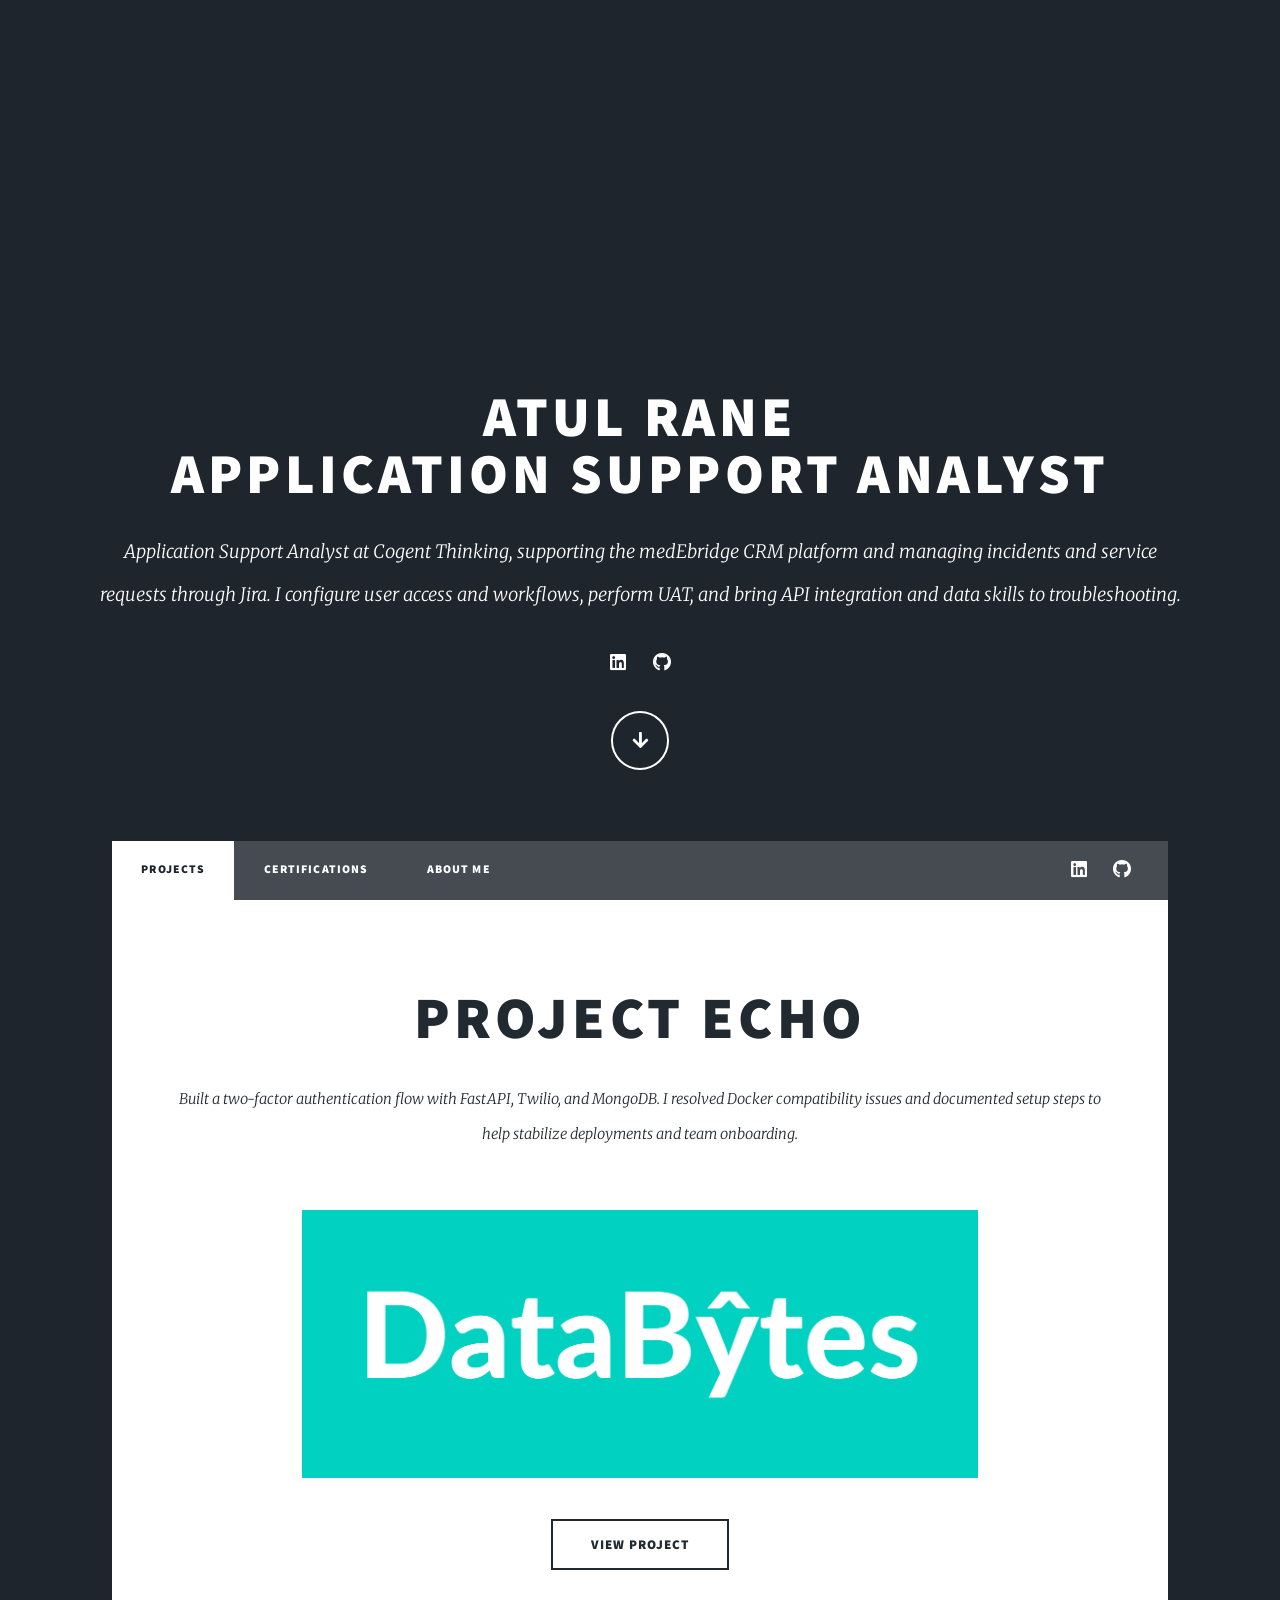
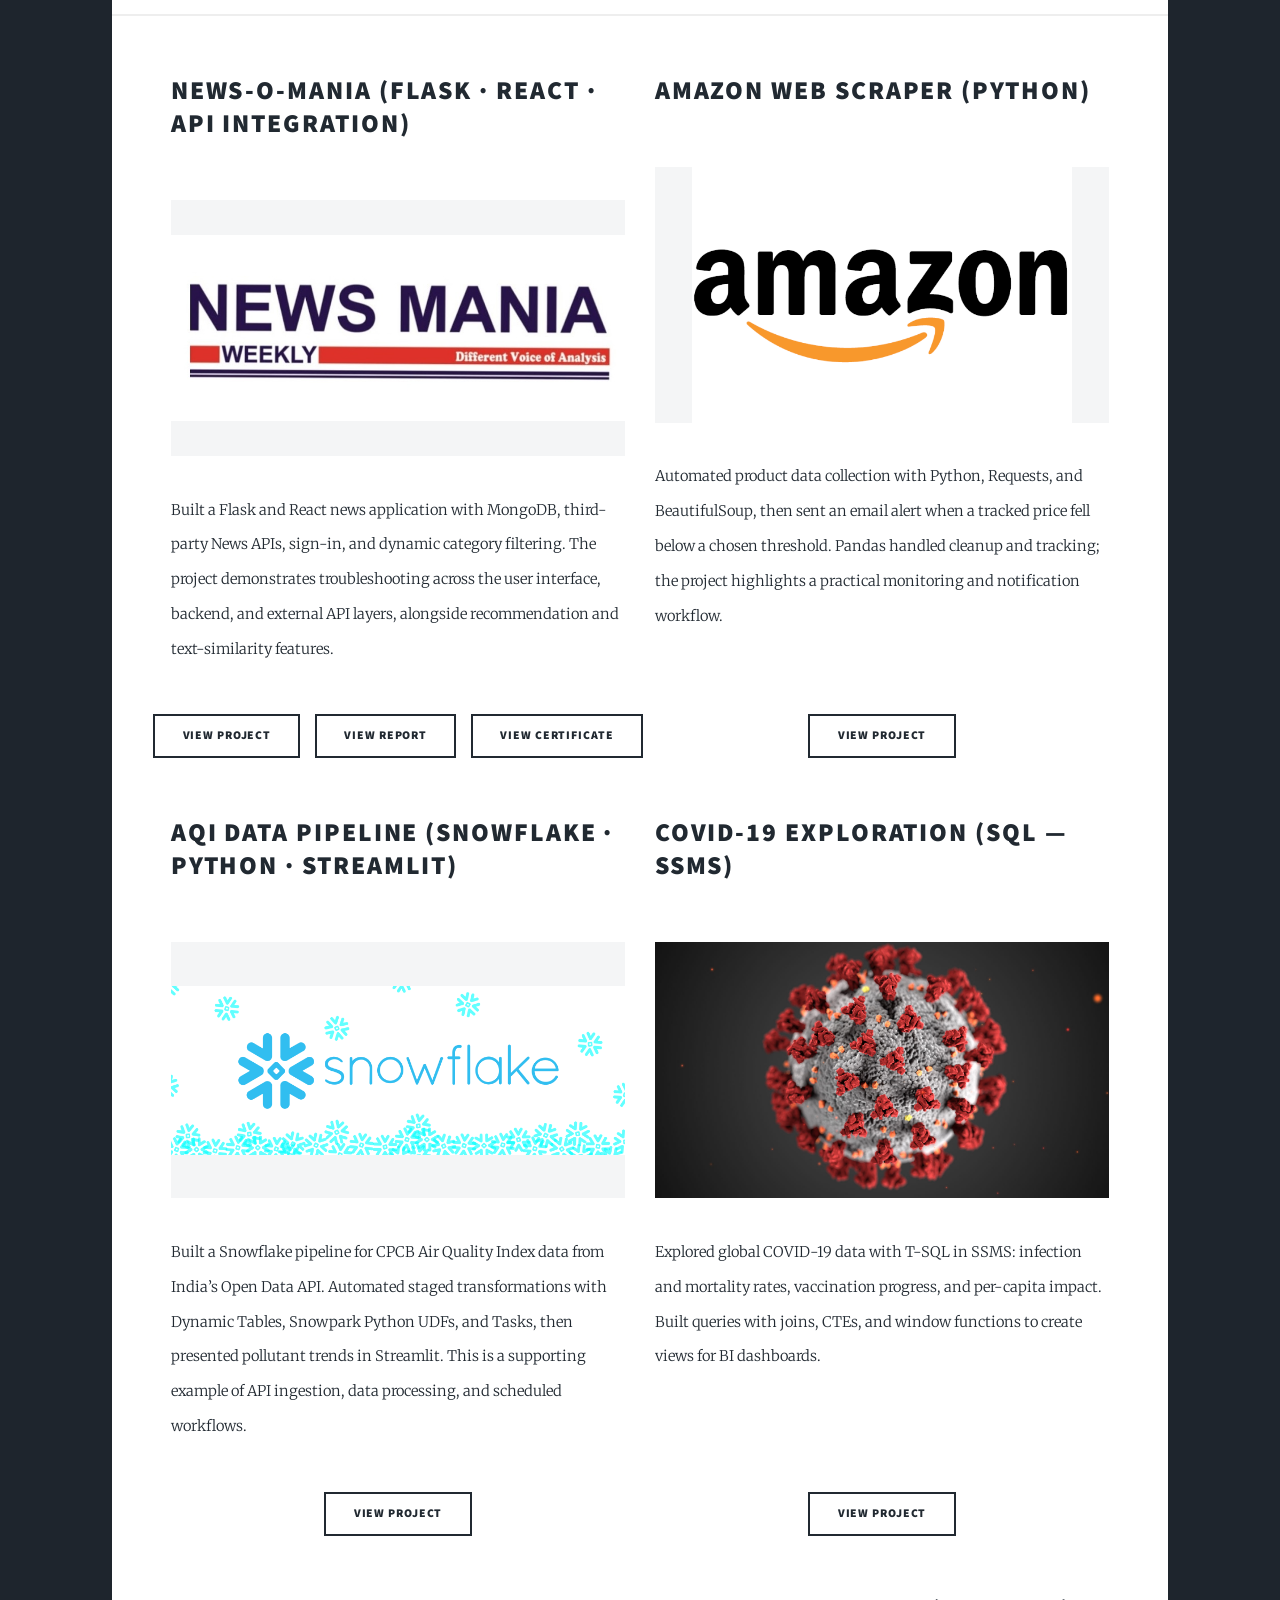
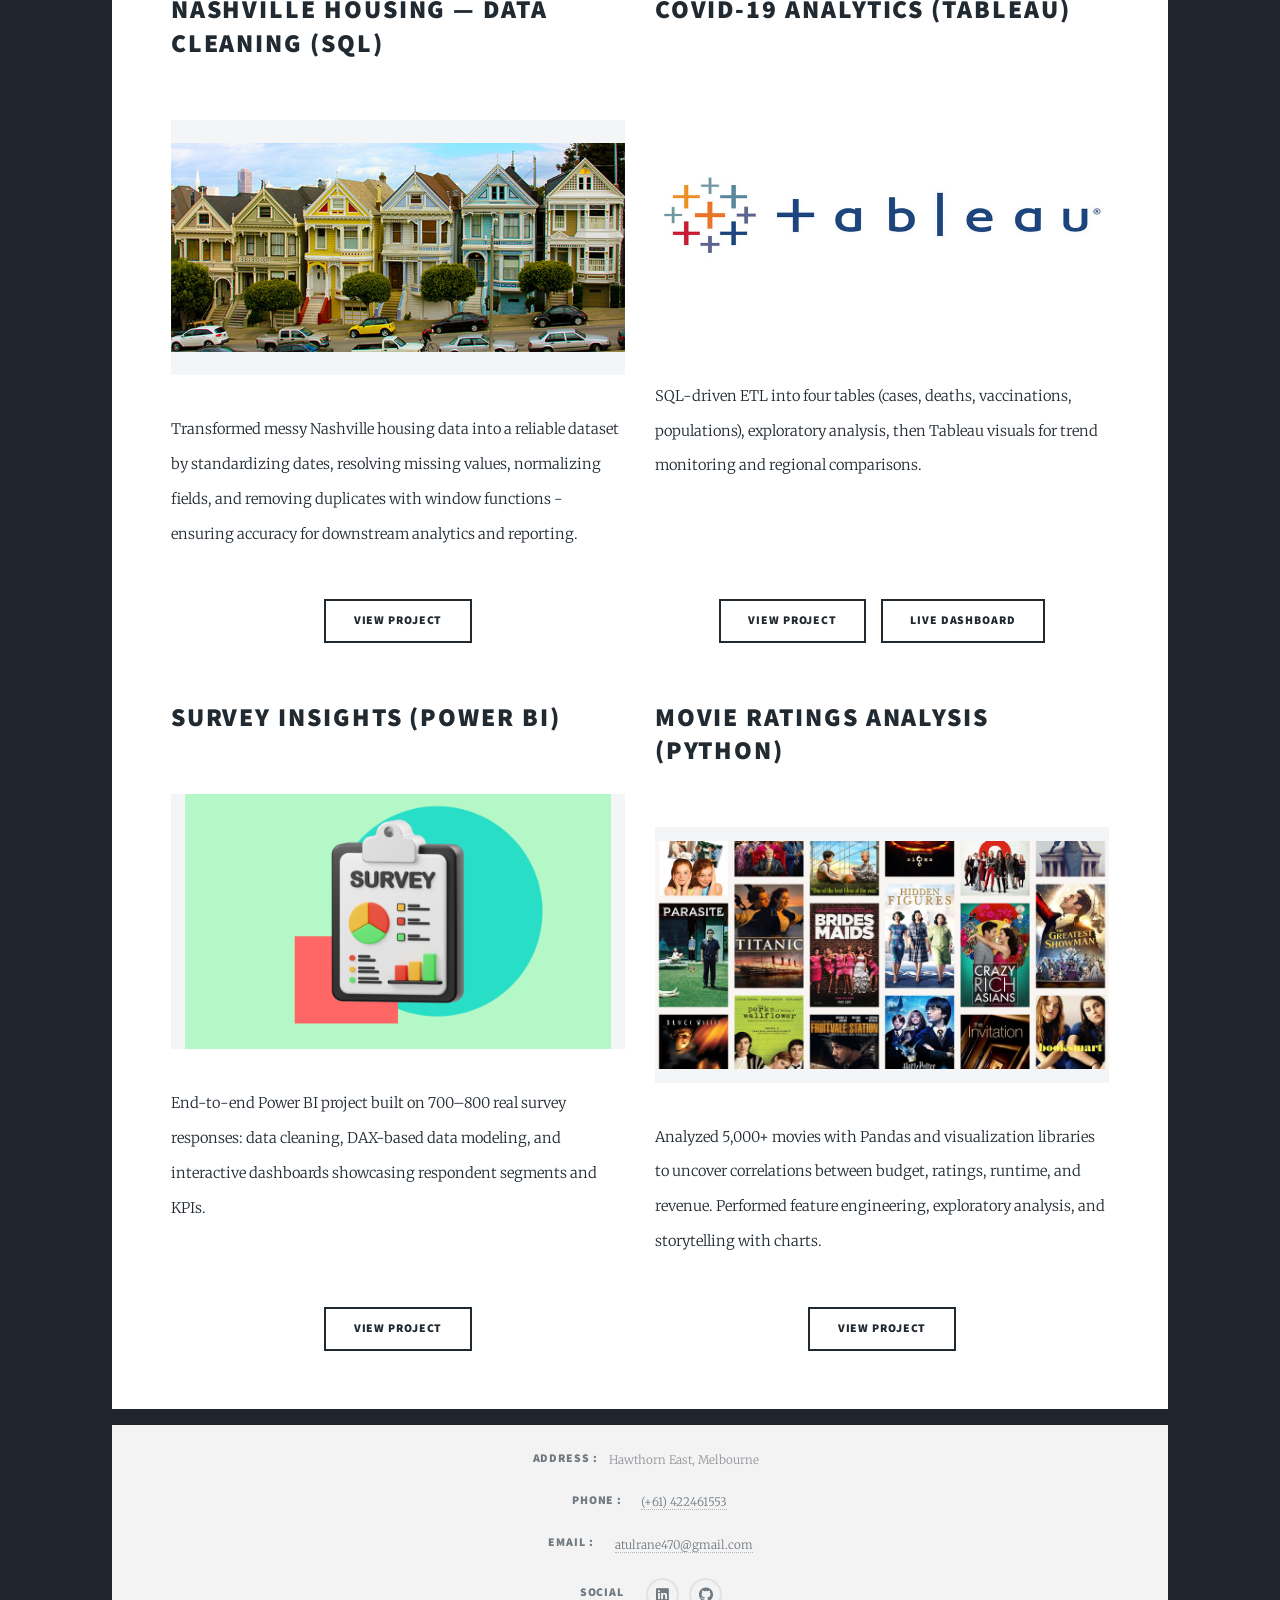
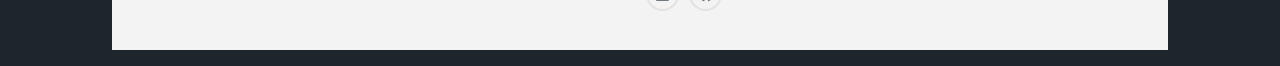
<file: index.html>
<!DOCTYPE HTML>
<!--
	Massively by HTML5 UP
	html5up.net | @ajlkn
	Free for personal and commercial use under the CCA 3.0 license (html5up.net/license)
-->
<html>

<head>
	<title>Atul Rane</title>
	<meta charset="utf-8" />
	<meta name="viewport" content="width=device-width, initial-scale=1, user-scalable=no" />
	<link rel="stylesheet" href="assets/css/main.css" />
	<noscript>
		<link rel="stylesheet" href="assets/css/noscript.css" />
	</noscript>
	<style>
		/* --- kill the divider line above the footer --- */
		#footer .split:before,
		#footer .split>section:before {
			display: none !important;
			content: none !important;
			border: 0 !important;
		}

		/* --- footer grey stays inside the white column (no side spill) --- */
		#footer {
			background: transparent;
			padding: 0;
			border: 0;
		}

		#footer .split.contact {
			background: #f3f3f3;
			max-width: 72rem;
			/* same width as page content */
			width: calc(100% - 4rem);
			/* side gutters */
			margin: 0 auto;
			padding: 1.25rem 1.25rem 2rem;
			/* top / sides / bottom */
		}

		/* --- trim the big gap the theme adds under the last section --- */
		#main>.post:last-of-type {
			margin-bottom: 0;
			padding-bottom: 1rem;
		}

		#main>.post:last-of-type:after {
			display: none !important;
		}

		/* --- JOB SIMULATIONS spacing (only affects pages that have it) --- */
		#simulations.post {
			margin-top: 2.75rem;
			/* more space before "JOB SIMULATIONS" */
			padding-top: .25rem;
			margin-bottom: .75rem;
			/* less space after it */
		}

		#simulations.post:after {
			display: none !important;
		}

	</style>
</head>

<body class="is-preload">

	<!-- Wrapper -->
	<div id="wrapper" class="fade-in">

		<!-- Intro -->
		<div id="intro">
			<h1>Atul Rane<br />Application Support Analyst</h1>
			<p>Application Support Analyst at Cogent Thinking, supporting the medEbridge CRM platform and managing
				incidents and service requests through Jira. I configure user access and workflows, perform UAT, and bring
				API integration and data skills to troubleshooting.</p>
				<!-- <a href="https://github.com/atulrane03" target="_blank">GitHub</a> ·
							<a href="https://www.linkedin.com/in/atulrane03/" target="_blank">LinkedIn</a> · -->
				<!-- <a href="assets/files/Atul_Rane_CV.pdf" target="_blank">Résumé (PDF)</a> -->
			<ul class="icons">
				<li><a href="https://www.linkedin.com/in/atulrane03/" class="icon brands fa-linkedin"><span
							class="label">LinkedIn</span></a></li>
				<!-- <li><a href="#" class="icon brands fa-facebook-f"><span class="label">Facebook</span></a></li>
							<li><a href="#" class="icon brands fa-instagram"><span class="label">Instagram</span></a></li> -->
				<li><a href="https://github.com/atulrane03" class="icon brands fa-github"><span
							class="label">GitHub</span></a></li>
			</ul>
			<ul class="actions">
				<li><a href="#projects" class="button icon solid solo fa-arrow-down scrolly">View Projects</a></li>
			</ul>
		</div>

		<!-- Header -->
		<header id="header">
			<a href="index.html" class="logo">ATUL RANE</a>
		</header>

		<!-- Nav -->
		<nav id="nav">
			<ul class="links">
				<li class="active"><a href="index.html">Projects</a></li>
				<li><a href="generic.html">Certifications</a></li>
				<li><a href="elements.html">About me</a></li>
			</ul>
			<ul class="icons">
				<li><a href="https://www.linkedin.com/in/atulrane03/" class="icon brands fa-linkedin"><span
							class="label">LinkedIn</span></a></li>
				<li><a href="https://github.com/atulrane03" class="icon brands fa-github"><span
							class="label">GitHub</span></a></li>
			</ul>
		</nav>

		<!-- Main -->
		<div id="main">

			<!-- Featured Post -->
			<article class="post featured" id="projects">
				<header class="major">
					<h2>
						<a href="https://github.com/DataBytes-Organisation/Project-Echo"
							target="_blank" rel="noopener">
							Project Echo
						</a>
					</h2>
					<p>Built a two-factor authentication flow with FastAPI, Twilio, and MongoDB. I resolved Docker compatibility
						issues and documented setup steps to help stabilize deployments and team onboarding.</p>
				</header>
				<a href="https://github.com/DataBytes-Organisation/Project-Echo"
					class="image main" target="_blank" rel="noopener">
					<img src="images/d.png" alt="DataBytes, the Project Echo team logo" />
				</a>
				<ul class="actions special">
					<li><a href="https://github.com/DataBytes-Organisation/Project-Echo" class="button large"
							target="_blank" rel="noopener">View Project</a></li>
				</ul>
			</article>

			<!-- Project Grid (pinned repos) -->
			<section class="projects" aria-label="Application support and technical projects">
				<!-- News-O-Mania -->
				<article class="">
					<header>
						<h2><a href="https://github.com/atulrane03/News-O-Mania" target="_blank" rel="noopener">
								News-O-Mania (Flask · React · API Integration)
							</a></h2>
					</header>
					<a href="https://github.com/atulrane03/News-O-Mania" class="image fit" target="_blank" rel="noopener">
						<img src="images/n.jpg" alt="News-O-Mania project logo" />
					</a>
					<p>
						Built a Flask and React news application with MongoDB, third-party News APIs, sign-in, and
						dynamic category filtering. The project demonstrates troubleshooting across the user interface,
						backend, and external API layers, alongside recommendation and text-similarity features.
					</p>
					<ul class="actions special">
						<li><a href="https://github.com/atulrane03/News-O-Mania" class="button" target="_blank">View
								Project</a></li>
						<li><a href="https://github.com/atulrane03/News-O-Mania/blob/main/work%20_Copyright%20News%20o%20Mania_2023%20.pdf"
								class="button" target="_blank">View Report</a></li>
						<li><a href="https://github.com/atulrane03/News-O-Mania/blob/main/News%20O%20Menia%20_Copyright%202023.pdf"
								class="button" target="_blank">View Certificate </a></li>
					</ul>
				</article>

				<!-- amzon web scraping -->
				<article>
					<header>
						<h2><a href="https://github.com/atulrane03/webscraping_amazon">Amazon Web Scraper (Python)</a>
						</h2>
					</header>
					<a href="https://github.com/atulrane03/webscraping_amazon" class="image fit" target="_blank" rel="noopener">
						<img src="images/amazon.png" alt="Amazon product price monitoring project image" />
					</a>
					<p>
						Automated product data collection with Python, Requests, and BeautifulSoup, then sent an email
						alert when a tracked price fell below a chosen threshold. Pandas handled cleanup and tracking;
						the project highlights a practical monitoring and notification workflow.
					</p>
					<ul class="actions special">
						<li><a href="https://github.com/atulrane03/webscraping_amazon" class="button"
								target="_blank">View Project</a></li>
					</ul>
				</article>

				<!-- AQI Snowflake -->
				<article>
					<header>
						<h2><a href="https://github.com/atulrane03/AQI_Snowflake" target="_blank" rel="noopener">
								AQI Data Pipeline (Snowflake · Python · Streamlit)
							</a></h2>
					</header>

					<a href="https://github.com/atulrane03/AQI_Snowflake" class="image fit" target="_blank" rel="noopener">
						<img src="images/sn.png" alt="Snowflake logo for the AQI data pipeline project" />
					</a>


					<p>
						Built a Snowflake pipeline for CPCB Air Quality Index data from India’s Open Data API.
						Automated staged transformations with Dynamic Tables, Snowpark Python UDFs, and Tasks, then
						presented pollutant trends in Streamlit. This is a supporting example of API ingestion,
						data processing, and scheduled workflows.
					</p>



					<ul class="actions special">
						<li><a href="https://github.com/atulrane03/AQI_Snowflake" class="button" target="_blank">
								View Project
							</a></li>
					</ul>
				</article>

				<!-- covid_exploration_ssms -->
				<article>
					<header>
						<h2><a href="https://github.com/atulrane03/covid_exploration_ssms" target="_blank"
								rel="noopener">COVID‑19 Exploration (SQL — SSMS)</a></h2>
					</header>
					<a href="images/covid.jpg" class="image fit"><img src="images/covid.jpg"
							alt="SQL exploration screenshot" /></a>
					<p>Explored global COVID-19 data with T-SQL in SSMS: infection and mortality rates, vaccination
						progress, and per-capita impact. Built queries with joins, CTEs, and window functions to create
						views for BI dashboards.</p>
					<ul class="actions special">
						<li><a href="https://github.com/atulrane03/covid_exploration_ssms" class="button"
								target="_blank" rel="noopener">View Project</a></li>
					</ul>
				</article>

				<!-- Nashville_Data_Cleaning -->
				<article class="">
					<header>
						<h2><a href="https://github.com/atulrane03/Nashville_Data_Cleaning" target="_blank"
								rel="noopener">Nashville Housing — Data Cleaning (SQL)</a></h2>
					</header>
					<a href="images/housing.jpg" class="image fit"><img src="images/housing.jpg"
							alt="SQL cleaning preview" /></a>
					<p>Transformed messy Nashville housing data into a reliable dataset by standardizing dates,
						resolving missing values, normalizing fields, and removing duplicates with window functions -
						ensuring accuracy for downstream analytics and reporting.</p>
					<ul class="actions special">
						<li><a href="https://github.com/atulrane03/Nashville_Data_Cleaning" class="button"
								target="_blank" rel="noopener">View Project</a></li>
					</ul>
				</article>

				<!-- Covid_19_tableau -->
				<article>
					<header>
						<h2><a href="https://public.tableau.com/app/profile/atul.rane/viz/Covid-19Visualisation_17590612813350/Dashboard1"
								target="_blank" rel="noopener">COVID‑19 Analytics (Tableau)</a></h2>
					</header>
					<a href="images/tableau.jpg" class="image fit"><img src="images/tableau.jpg"
							alt="COVID-19 Tableau dashboard preview" /></a>
					<p>SQL‑driven ETL into four tables (cases, deaths, vaccinations, populations), exploratory analysis,
						then Tableau visuals for trend monitoring and regional comparisons.</p>
					<ul class="actions special">
						<li><a href="https://github.com/atulrane03/Covid_19_tableau" class="button" target="_blank"
								rel="noopener">View Project</a></li>
						<li><a href="https://public.tableau.com/app/profile/atul.rane/viz/Covid-19Visualisation_17590612813350/Dashboard1"
								class="button" target="_blank" rel="noopener">Live Dashboard</a></li>
					</ul>
				</article>

				<!-- Real_Survey_data_Power_bi -->
				<article>
					<header>
						<h2><a href="https://github.com/atulrane03/Real_Survey_data_Power_bi" target="_blank"
								rel="noopener">Survey Insights (Power BI)</a></h2>
					</header>
					<a href="images/survey.png" class="image fit"><img src="images/survey.png"
							alt="Power BI survey dashboard preview" /></a>
					<p>End-to-end Power BI project built on 700–800 real survey responses: data cleaning, DAX-based data
						modeling, and interactive dashboards showcasing respondent segments and KPIs.</p>
					<ul class="actions special">
						<li><a href="https://github.com/atulrane03/Real_Survey_data_Power_bi" class="button"
								target="_blank" rel="noopener">View Project</a></li>
					</ul>
				</article>

				<!-- movie_analysis -->
				<article class="">
					<header>
						<h2><a href="https://github.com/atulrane03/movie_analysis" target="_blank" rel="noopener">Movie
								Ratings Analysis (Python)</a></h2>
					</header>
					<a href="images/movies.jpg" class="image fit"><img src="images/movies.jpg"
							alt="Notebook preview" /></a>
					<p>Analyzed 5,000+ movies with Pandas and visualization libraries to uncover correlations between
						budget, ratings, runtime, and revenue. Performed feature engineering, exploratory analysis, and
						storytelling with charts.</p>
					<ul class="actions special">
						<li><a href="https://github.com/atulrane03/movie_analysis" class="button" target="_blank"
								rel="noopener">View Project</a></li>
					</ul>
				</article>
			</section>

				<!-- About -->
				<!-- <section id="about" class="post">
				<header class="major">
					<h2>About</h2>
				</header>
				<p>Hi, I’m Atul — a data analyst based in Melbourne. I work across SQL, Python, Tableau, Power BI, and
					Excel to transform raw data into actionable insight. I enjoy building clean data models, running
					experiments, and telling clear stories with visuals.</p>
			</section> -->

				<!-- Footer -->
				<!-- <footer>
								<div class="pagination">
									
									<a href="#" class="page active">1</a>
									<a href="#" class="page">2</a>
									<a href="#" class="page">3</a>
									<span class="extra">&hellip;</span>
									<a href="#" class="page">8</a>
									<a href="#" class="page">9</a>
									<a href="#" class="page">10</a>
									<a href="#" class="next">Next</a>
								</div>
							</footer> -->

		</div>

		<!-- Footer -->

		<!-- <section>
							<form method="post" action="#">
								<div class="fields">
									<div class="field">
										<label for="name">Name</label>
										<input type="text" name="name" id="name" />
									</div>
									<div class="field">
										<label for="email">Email</label>
										<input type="text" name="email" id="email" />
									</div>
									<div class="field">
										<label for="message">Message</label>
										<textarea name="message" id="message" rows="3"></textarea>
									</div>
								</div>
								<ul class="actions">
									<li><input type="submit" value="Send Message" /></li>
								</ul>
							</form>
						</section> -->
		<footer id="footer">
			<section class="split contact">
				<section class="alt">
					<h3>Address :</h3>
					<p>Hawthorn East, Melbourne</p>
				</section>
				<section>
					<h3>Phone :</h3>
					<p><a href="tel:+61422461553">(+61) 422461553</a></p>
				</section>
				<section>
					<h3>Email :</h3>
					<p><a href="mailto:atulrane470@gmail.com">atulrane470@gmail.com</a></p>
				</section>
				<section>
					<h3>Social</h3>
					<ul class="icons alt">
						<li><a href="https://www.linkedin.com/in/atulrane03/" class="icon brands fa-linkedin"><span
									class="label">LinkedIn</span></a></li>
						<li><a href="https://github.com/atulrane03" class="icon brands fa-github"><span
									class="label">GitHub</span></a></li>
					</ul>
				</section>
			</section>
		</footer>

		<!-- Copyright -->
		<!-- <div id="copyright">
						<ul><li>&copy; Untitled</li><li>Design: <a href="https://html5up.net">HTML5 UP</a></li></ul>
					</div> -->

	</div>

	<!-- Scripts -->
	<script src="assets/js/jquery.min.js"></script>
	<script src="assets/js/jquery.scrollex.min.js"></script>
	<script src="assets/js/jquery.scrolly.min.js"></script>
	<script src="assets/js/browser.min.js"></script>
	<script src="assets/js/breakpoints.min.js"></script>
	<script src="assets/js/util.js"></script>
	<script src="assets/js/main.js"></script>

</body>

</html>
</file>
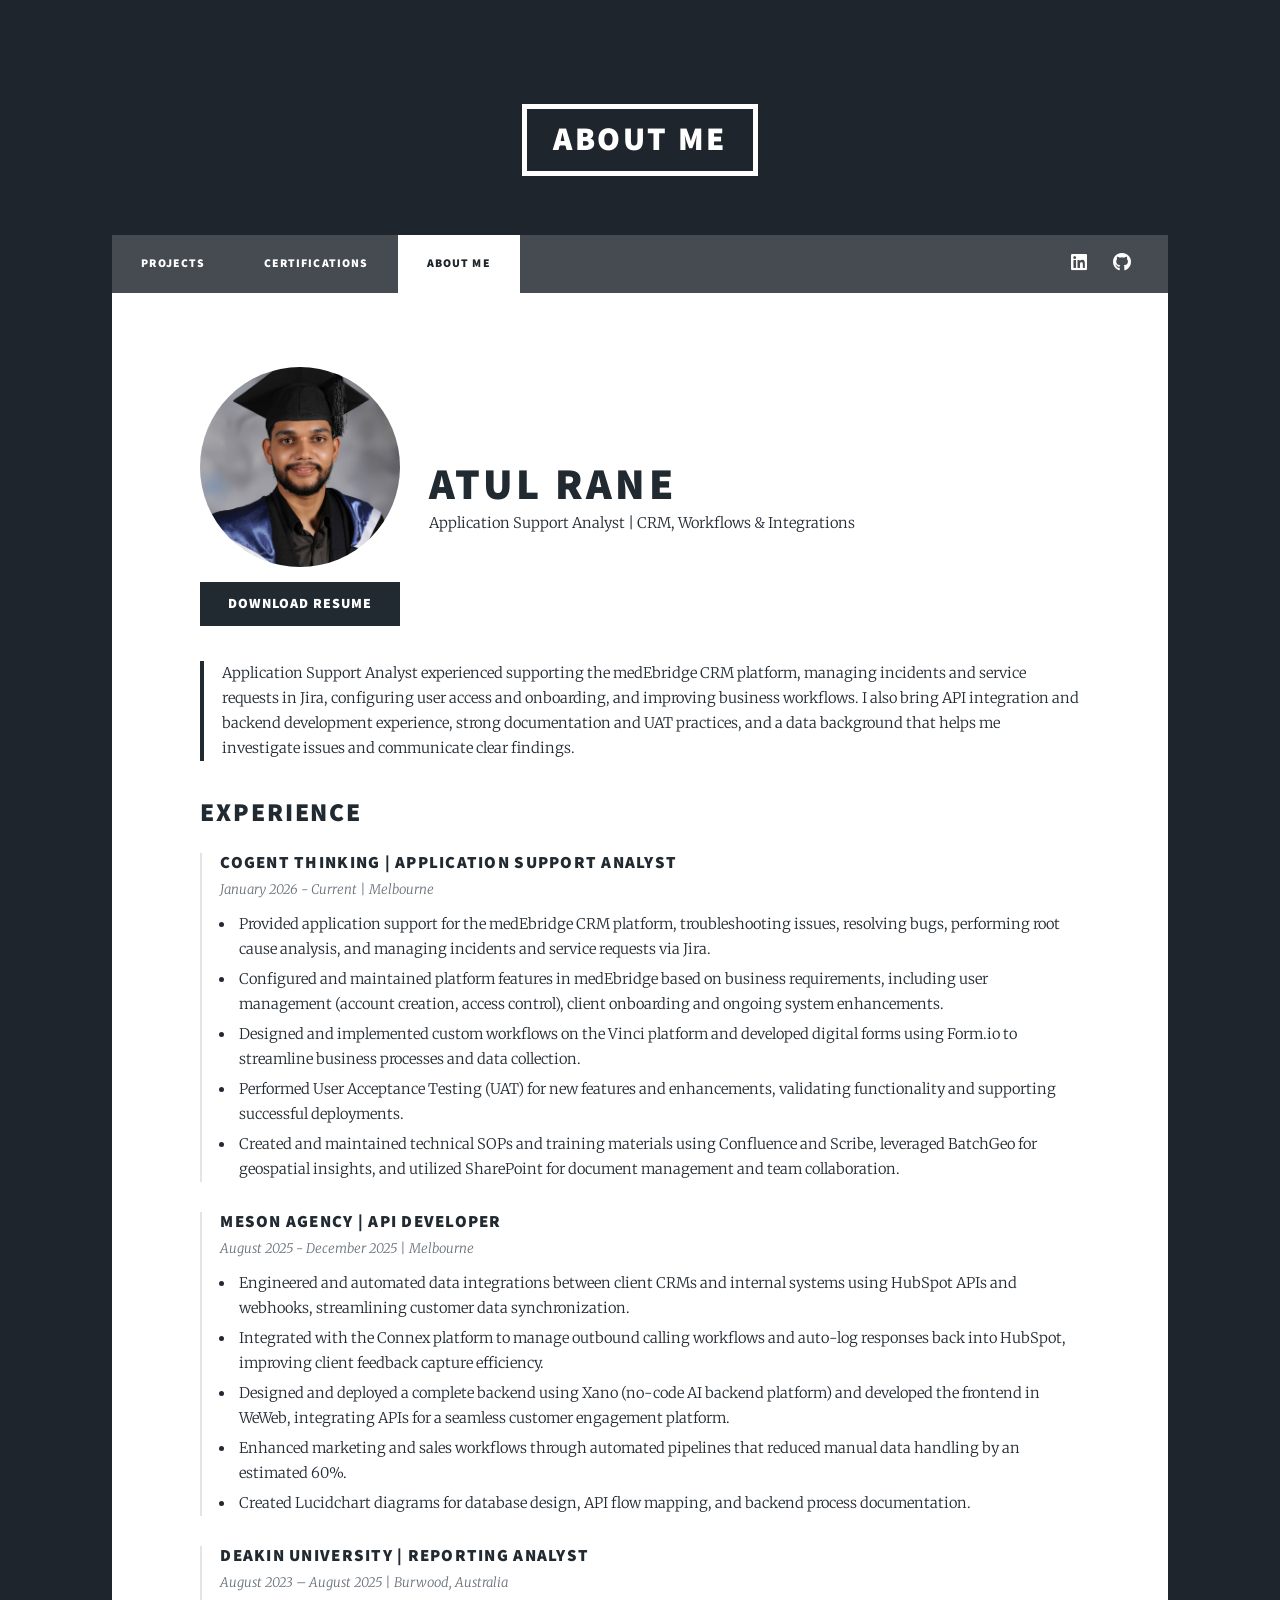
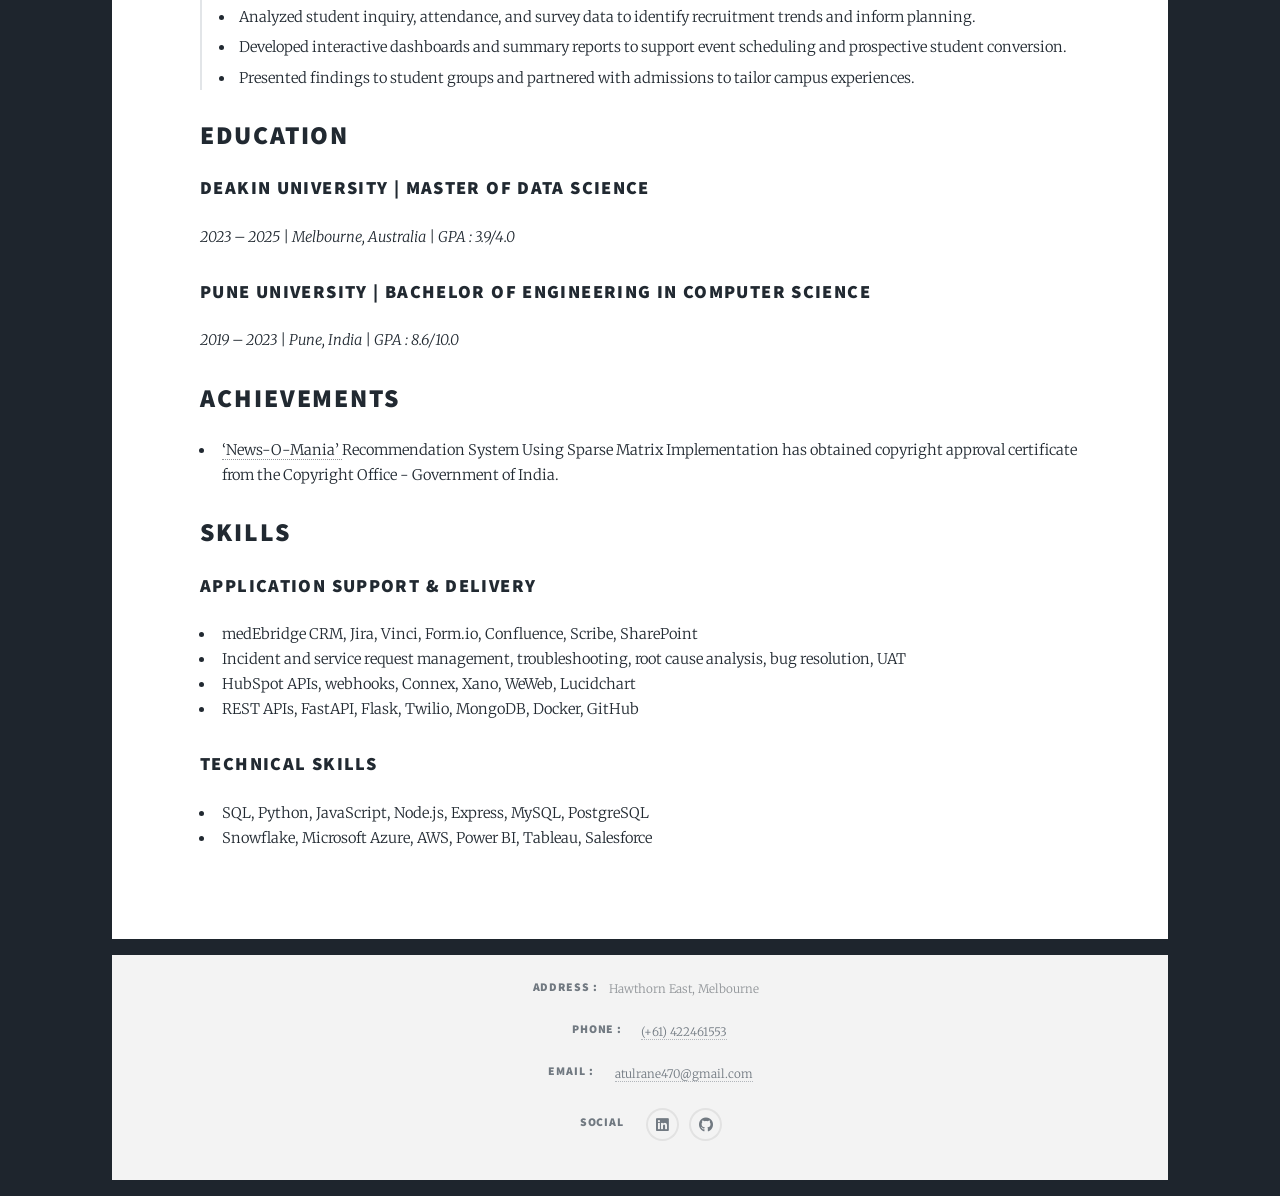
<file: elements.html>
<!DOCTYPE HTML>
<!--
	Massively by HTML5 UP
	html5up.net | @ajlkn
	Free for personal and commercial use under the CCA 3.0 license (html5up.net/license)
-->
<html>

<head>
	<title>Atul Rane</title>
	<meta charset="utf-8" />
	<meta name="viewport" content="width=device-width, initial-scale=1, user-scalable=no" />
	<link rel="stylesheet" href="assets/css/main.css" />
	<noscript>
		<link rel="stylesheet" href="assets/css/noscript.css" />
	</noscript>
	<style>
		/* --- kill the divider line above the footer --- */
		#footer .split:before,
		#footer .split>section:before {
			display: none !important;
			content: none !important;
			border: 0 !important;
		}

		/* --- footer grey stays inside the white column (no side spill) --- */
		#footer {
			background: transparent;
			padding: 0;
			border: 0;
		}

		#footer .split.contact {
			background: #f3f3f3;
			max-width: 72rem;
			/* same width as page content */
			width: calc(100% - 4rem);
			/* side gutters */
			margin: 0 auto;
			padding: 1.25rem 1.25rem 2rem;
			/* top / sides / bottom */
		}

		/* --- trim the big gap the theme adds under the last section --- */
		#main>.post:last-of-type {
			margin-bottom: 0;
			padding-bottom: 1rem;
		}

		#main>.post:last-of-type:after {
			display: none !important;
		}

		/* --- JOB SIMULATIONS spacing (only affects pages that have it) --- */
		#simulations.post {
			margin-top: 2.75rem;
			/* more space before "JOB SIMULATIONS" */
			padding-top: .25rem;
			margin-bottom: .75rem;
			/* less space after it */
		}

		#simulations.post:after {
			display: none !important;
		}

		/* Keep the About page compact and easy to scan. */
		#main>.post.about-content {
			padding: 5rem 6rem 4rem;
			font-size: 1rem;
			line-height: 1.7;
		}

		.about-content p,
		.about-content li {
			line-height: 1.7;
		}

		.about-content .profile-hero {
			align-items: center;
			gap: 2rem;
			margin-bottom: 1.5rem;
			text-align: left;
		}

		.about-content .profile-hero h1 {
			font-size: 3rem;
			margin: 0 0 .5rem;
		}

		.about-content .profile-hero p {
			margin: 0;
			text-align: left;
		}

		.about-content .profile-summary {
			border-left: 4px solid #212931;
			margin: 2rem 0 2.5rem;
			padding-left: 1.25rem;
			text-align: left;
		}

		.about-content .experience-entry {
			border-left: 2px solid #e2e5e8;
			margin: 0 0 2rem;
			padding: 0 0 0 1.25rem;
		}

		.about-content .experience-entry h3 {
			font-size: 1.15rem;
			line-height: 1.3;
			margin: 0 0 .3rem;
		}

		.about-content .experience-entry .dates {
			color: #68717a;
			font-size: .9rem;
			margin: 0 0 .75rem;
			text-align: left;
		}

		.about-content .experience-entry ul {
			margin-bottom: 0;
		}

		.about-content .experience-entry li {
			margin-bottom: .35rem;
			padding-left: .25rem;
		}

		@media (max-width: 980px) {
			#main>.post.about-content {
				padding: 4rem 3rem 3rem;
			}
		}

		@media (max-width: 768px) {
			#main>.post.about-content {
				padding: 3rem 1.5rem 2rem;
			}

			.hero {
				flex-direction: column;
				/* image/button above name */
				align-items: center;
				/* center the whole block */
				gap: 12px;
			}

			.left-col {
				align-items: center;
				/* center image + button */
			}

			.left-col img {
				width: 160px;
				height: 160px;
			}

			.resume {
				width: 100%;
				/* let button fill mobile column */
				max-width: 320px;
				/* cap so it doesn't get too wide */
				margin-top: 10px;
				margin-bottom: 8px;
				/* reduce space below button */
				padding: 10px;
				/* tighter button height */
				white-space: normal;
				/* allow wrap if needed */
				box-sizing: border-box;
				/* padding stays inside width */
			}

			.hero h1,
			.hero p {
				text-align: center;
			}
		}
	</style>
</head>

<body class="is-preload">

	<!-- Wrapper -->
	<div id="wrapper">

		<!-- Header -->
		<header id="header">
			<a href="elements.html" class="logo">About Me</a>
		</header>

		<!-- Nav -->
		<nav id="nav">
			<ul class="links">
				<li><a href="index.html">Projects</a></li>
				<li><a href="generic.html">Certifications</a></li>
				<li class="active"><a href="elements.html">About Me</a></li>
			</ul>
			<ul class="icons alt">
				<li><a href="https://www.linkedin.com/in/atulrane03/" class="icon brands fa-linkedin"><span
							class="label">LinkedIn</span></a>
				</li>
				<li><a href="https://github.com/atulrane03" class="icon brands fa-github"><span
							class="label">GitHub</span></a></li>
			</ul>
		</nav>

		<!-- Main -->
		<div id="main">

			<!-- Post -->
			<section class="post about-content">
				<header class="major hero profile-hero" style="display:flex;">
					<div class="left-col" style="display:flex; flex-direction:column; align-items:flex-start;">
						<img src="images/atul.JPEG" alt="Atul Rane"
							style="width:200px; height:200px; border-radius:50%; object-fit:cover; display:block;">

						<a class="button primary resume" href="resume_data.pdf" target="_blank" rel="noopener"
							style="margin-top:15px; margin-bottom:6px; width:200px; font-size:14px; display:flex; justify-content:center; align-items:center; text-align:center;">
							Download Resume
						</a>
					</div>

					<div>
						<h1 style="margin:0;"><a href="resume_data.pdf">Atul Rane</a></h1>
						<p>Application Support Analyst | CRM, Workflows & Integrations
						</p>
					</div>
				</header>


				<!-- Professional Summary -->
				<p class="profile-summary">
					Application Support Analyst experienced supporting the medEbridge CRM platform, managing incidents and
					service requests in Jira, configuring user access and onboarding, and improving business workflows.
					I also bring API integration and backend development experience, strong documentation and UAT practices,
					and a data background that helps me investigate issues and communicate clear findings.
				</p>


				<h2>Experience</h2>

				<div class="experience-entry">
					<h3>Cogent Thinking | Application Support Analyst</h3>
					<p class="dates"><em>January 2026 - Current | Melbourne</em></p>
					<ul>
						<li>Provided application support for the medEbridge CRM platform, troubleshooting issues, resolving bugs, performing root cause analysis, and managing incidents and service requests via Jira.</li>
						<li>Configured and maintained platform features in medEbridge based on business requirements, including user management (account creation, access control), client onboarding and ongoing system enhancements.</li>
						<li>Designed and implemented custom workflows on the Vinci platform and developed digital forms using Form.io to streamline business processes and data collection.</li>
						<li>Performed User Acceptance Testing (UAT) for new features and enhancements, validating functionality and supporting successful deployments.</li>
						<li>Created and maintained technical SOPs and training materials using Confluence and Scribe, leveraged BatchGeo for geospatial insights, and utilized SharePoint for document management and team collaboration.</li>
					</ul>
				</div>

				<div class="experience-entry">
					<h3>Meson Agency | API Developer</h3>
					<p class="dates"><em>August 2025 - December 2025 | Melbourne</em></p>
					<ul>
						<li>Engineered and automated data integrations between client CRMs and internal systems using HubSpot APIs and webhooks, streamlining customer data synchronization.</li>
						<li>Integrated with the Connex platform to manage outbound calling workflows and auto-log responses back into HubSpot, improving client feedback capture efficiency.</li>
						<li>Designed and deployed a complete backend using Xano (no-code AI backend platform) and developed the frontend in WeWeb, integrating APIs for a seamless customer engagement platform.</li>
						<li>Enhanced marketing and sales workflows through automated pipelines that reduced manual data handling by an estimated 60%.</li>
						<li>Created Lucidchart diagrams for database design, API flow mapping, and backend process documentation.</li>
					</ul>
				</div>

				<div class="experience-entry">
					<h3>Deakin University | Reporting Analyst</h3>
					<p class="dates"><em>August 2023 – August 2025 | Burwood, Australia</em></p>
					<ul>
						<li>Analyzed student inquiry, attendance, and survey data to identify recruitment trends and inform
							planning.</li>
						<li>Developed interactive dashboards and summary reports to support event scheduling and prospective
							student conversion.</li>
						<li>Presented findings to student groups and partnered with admissions to tailor campus experiences.</li>
					</ul>
				</div>


				<h2>Education</h2>

				<h3>Deakin University | Master of Data Science</h3>
				<p><em>2023 – 2025 | Melbourne, Australia | GPA : 3.9/4.0</em></p>

				<h3>Pune University | Bachelor of Engineering in Computer Science</h3>
				<p><em>2019 – 2023 | Pune, India | GPA : 8.6/10.0</em></p>


				<h2>Achievements</h2>
				<ul>
					<li><a href="news.pdf" target="_blank">‘News-O-Mania’ </a> Recommendation System Using Sparse
						Matrix
						Implementation has obtained copyright
						approval certificate from the Copyright Office - Government of India.</li>
				</ul>


				<h2>Skills</h2>

				<h3>Application Support & Delivery</h3>
				<ul>
					<li>medEbridge CRM, Jira, Vinci, Form.io, Confluence, Scribe, SharePoint</li>
					<li>Incident and service request management, troubleshooting, root cause analysis, bug resolution, UAT</li>
					<li>HubSpot APIs, webhooks, Connex, Xano, WeWeb, Lucidchart</li>
					<li>REST APIs, FastAPI, Flask, Twilio, MongoDB, Docker, GitHub</li>
				</ul>

				<h3>Technical Skills</h3>
				<ul>
					<li>SQL, Python, JavaScript, Node.js, Express, MySQL, PostgreSQL</li>
					<li>Snowflake, Microsoft Azure, AWS, Power BI, Tableau, Salesforce</li>
				</ul>





		</div>

		<footer id="footer">
			<section class="split contact">
				<section class="alt">
					<h3>Address :</h3>
					<p>Hawthorn East, Melbourne</p>
				</section>
				<section>
					<h3>Phone :</h3>
					<p><a href="tel:+61422461553">(+61) 422461553</a></p>
				</section>
				<section>
					<h3>Email :</h3>
					<p><a href="mailto:atulrane470@gmail.com">atulrane470@gmail.com</a></p>
				</section>
				<section>
					<h3>Social</h3>
					<ul class="icons alt">
						<li><a href="https://www.linkedin.com/in/atulrane03/" class="icon brands fa-linkedin"><span
									class="label">LinkedIn</span></a></li>
						<li><a href="https://github.com/atulrane03" class="icon brands fa-github"><span
									class="label">GitHub</span></a></li>
					</ul>
				</section>
			</section>
		</footer>


	</div>

	<!-- Scripts -->
	<script src="assets/js/jquery.min.js"></script>
	<script src="assets/js/jquery.scrollex.min.js"></script>
	<script src="assets/js/jquery.scrolly.min.js"></script>
	<script src="assets/js/browser.min.js"></script>
	<script src="assets/js/breakpoints.min.js"></script>
	<script src="assets/js/util.js"></script>
	<script src="assets/js/main.js"></script>

</body>

</html>
</file>
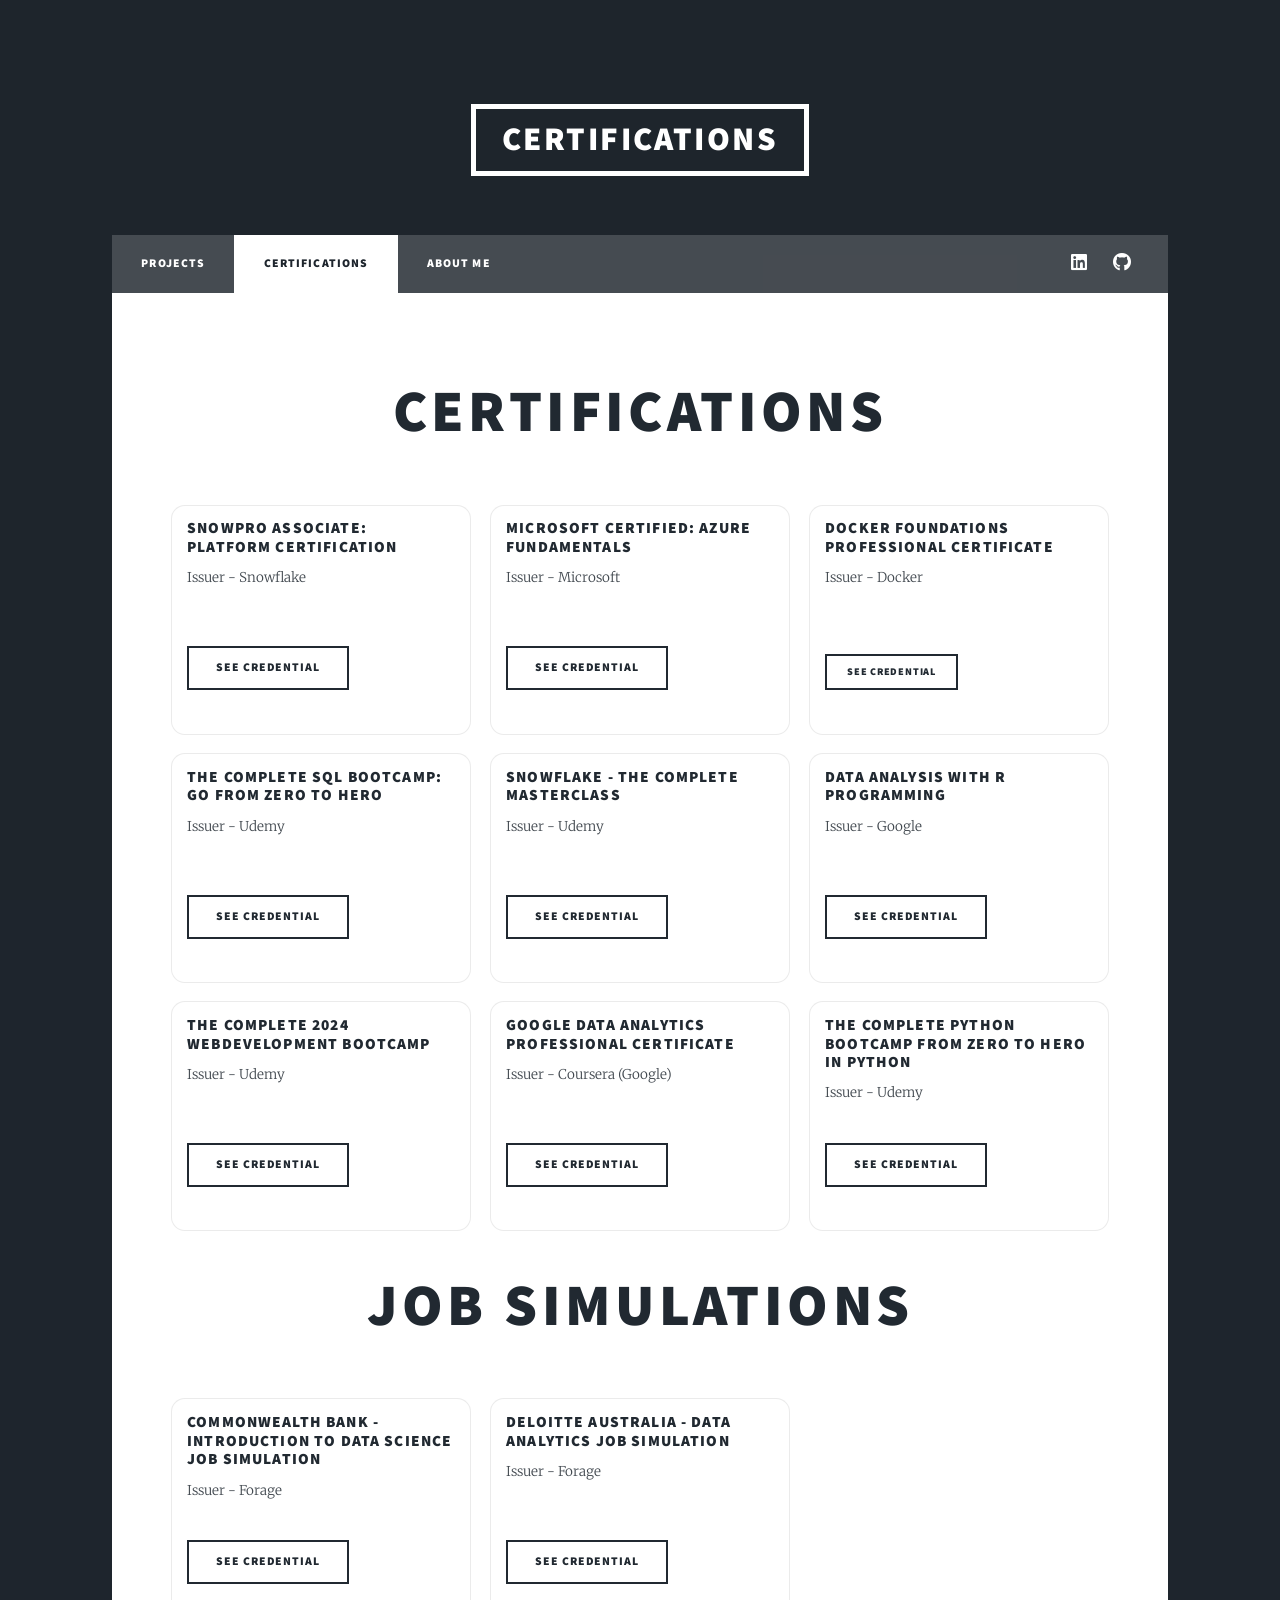
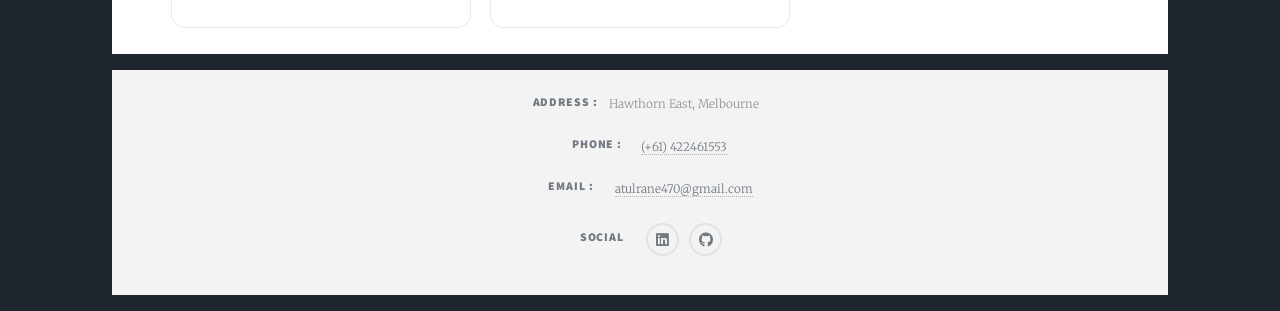
<file: generic.html>
<!DOCTYPE HTML>
<!--
	Massively by HTML5 UP
	html5up.net | @ajlkn
	Free for personal and commercial use under the CCA 3.0 license (html5up.net/license)
-->
<html>

<head>
	<title>Atul Rane</title>
	<meta charset="utf-8" />
	<meta name="viewport" content="width=device-width, initial-scale=1, user-scalable=no" />
	<link rel="stylesheet" href="assets/css/main.css" />
	<noscript>
		<link rel="stylesheet" href="assets/css/noscript.css" />
	</noscript>
	<style>
		/* --- kill the divider line above the footer --- */
		#footer .split:before,
		#footer .split>section:before {
			display: none !important;
			content: none !important;
			border: 0 !important;
		}

		/* --- footer grey stays inside the white column (no side spill) --- */
		#footer {
			background: transparent;
			padding: 0;
			border: 0;
		}

		#footer .split.contact {
			background: #f3f3f3;
			max-width: 72rem;
			/* same width as page content */
			width: calc(100% - 4rem);
			/* side gutters */
			margin: 0 auto;
			padding: 1.25rem 1.25rem 2rem;
			/* top / sides / bottom */
		}

		/* --- trim the big gap the theme adds under the last section --- */
		#main>.post:last-of-type {
			margin-bottom: 0;
			padding-bottom: 1rem;
		}

		#main>.post:last-of-type:after {
			display: none !important;
		}

		/* --- JOB SIMULATIONS spacing (only affects pages that have it) --- */
		#simulations.post {
			margin-top: 2.75rem;
			/* more space before "JOB SIMULATIONS" */
			padding-top: .25rem;
			margin-bottom: .75rem;
			/* less space after it */
		}

		#simulations.post:after {
			display: none !important;
		}
	</style>

</head>

<body class="is-preload">

	<!-- Wrapper -->
	<div id="wrapper">

		<!-- Header -->
		<header id="header">
			<a href="generic.html" class="logo">Certifications</a>
		</header>

		<!-- Nav -->
		<nav id="nav">
			<ul class="links">
				<li><a href="index.html">Projects</a></li>
				<li class="active"><a href="generic.html">Certifications</a></li>
				<li><a href="elements.html">About Me</a></li>
			</ul>
			<ul class="icons">
				<li><a href="https://www.linkedin.com/in/atulrane03/" class="icon brands fa-linkedin"><span
							class="label">LinkedIn</span></a></li>
				<li><a href="https://github.com/atulrane03" class="icon brands fa-github"><span
							class="label">GitHub</span></a></li>
			</ul>
		</nav>

		<!-- Main -->
		<div id="main">

			<!-- Certifications -->
			<section id="certifications" class="post">
				<header class="major">
					<h1>Certifications</h1>
				</header>


				<div class="certs">
					<article class="cert-card">
						<h3>SnowPro Associate: Platform Certification</h3>
						<div class="issuer">Issuer - Snowflake</div>
						<ul class="actions">
							<li><a class="button" target="_blank" rel="noopener"
									href="https://achieve.snowflake.com/1074cc00-238c-4e5e-b583-3992d16e39f2#acc.6Ro0KyOz">See
									credential</a></li>
						</ul>
					</article>
					<article class="cert-card">
						<h3>Microsoft Certified: Azure Fundamentals</h3>
						<div class="issuer">Issuer - Microsoft</div>
						<ul class="actions">
							<li><a class="button" target="_blank" rel="noopener"
									href="https://learn.microsoft.com/en-au/users/atulrane-7328/credentials/81200d712cbccb7e?ref=https%3A%2F%2Fwww.linkedin.com%2F">See
									credential</a></li>
						</ul>
					</article>

					<article class="cert-card">
						<h3>Docker Foundations Professional Certificate</h3>
						<div class="issuer">Issuer - Docker</div>
						<ul class="actions">
							<li><a class="button small" target="_blank" rel="noopener"
									href="https://www.linkedin.com/learning/certificates/096965272b75b018019cdb811cad11cec07d3eaa1e0fcce174a3c4539eb52e1d?lipi=urn%3Ali%3Apage%3Ad_flagship3_profile_view_base_certifications_details%3BR%2B%2BgFmNNStCXy6i%2FfIoEng%3D%3D">See
									credential</a></li>
						</ul>
					</article>

					<article class="cert-card">
						<h3>The Complete SQL Bootcamp: Go from Zero to Hero</h3>
						<div class="issuer">Issuer - Udemy</div>
						<ul class="actions">
							<li><a class="button" target="_blank" rel="noopener"
									href="https://www.udemy.com/certificate/UC-07ec0025-e729-4f8e-ba61-89f8bf3382a3/">See
									credential</a></li>
						</ul>
					</article>

					<article class="cert-card">
						<h3>Snowflake - The Complete Masterclass</h3>
						<div class="issuer">Issuer - Udemy</div>
						<ul class="actions">
							<li><a class="button" target="_blank" rel="noopener"
									href="https://www.udemy.com/certificate/UC-a7be7605-fb54-42a3-a0da-2d918d9eaf5d/">See
									credential</a></li>
						</ul>
					</article>

					<article class="cert-card">
						<h3>Data Analysis with R Programming</h3>
						<div class="issuer">Issuer - Google</div>
						<ul class="actions">
							<li><a class="button" target="_blank" rel="noopener"
									href="https://www.coursera.org/account/accomplishments/verify/TMFXOHVNLF5S">See
									credential</a></li>
						</ul>
					</article>
					<article class="cert-card">
						<h3>The Complete 2024 WebDevelopment Bootcamp</h3>
						<div class="issuer">Issuer - Udemy</div>
						<ul class="actions">
							<li><a class="button" target="_blank" rel="noopener"
									href="https://www.udemy.com/certificate/UC-746cdff5-c02b-4dc4-916a-addad35d98d3/">See
									credential</a></li>
						</ul>
					</article>

					<!-- Google Data Analytics Professional Certificate -->
					<article class="cert-card">
						<h3>Google Data Analytics Professional Certificate</h3>
						<div class="issuer">Issuer - Coursera (Google)</div>
						<ul class="actions">
							<li><a class="button" target="_blank" rel="noopener"
									href="https://www.credly.com/badges/3c43ff9e-87fd-45cb-a80f-d231bb7b49f3/linked_in_profile">See
									credential</a></li>
						</ul>
					</article>

					<article class="cert-card">
						<h3>The Complete Python Bootcamp From Zero to Hero in Python</h3>
						<div class="issuer">Issuer - Udemy</div>
						<ul class="actions">
							<li><a class="button" target="_blank" rel="noopener"
									href="https://www.udemy.com/certificate/UC-2ce6cc7d-5c85-4d16-a4ab-7fe504e55793/">See
									credential</a></li>
						</ul>
					</article>

					<!-- <article class="cert-card">
						<h3>Docker Foundations Professional Certificate</h3>
						<div class="issuer">Issuer - Docker</div>
						<ul class="actions">
							<li><a class="button" target="_blank" rel="noopener"
									href="https://www.linkedin.com/learning/certificates/096965272b75b018019cdb811cad11cec07d3eaa1e0fcce174a3c4539eb52e1d?lipi=urn%3Ali%3Apage%3Ad_flagship3_profile_view_base_certifications_details%3BR%2B%2BgFmNNStCXy6i%2FfIoEng%3D%3D">See
									credential</a></li>
						</ul>
					</article> -->





				</div>

				<!-- job simulations -->

				<section id="simulations" class="post">
					<header class="major">
						<h1>Job Simulations</h1>
					</header>


					<div class="certs">
						<article class="cert-card">
							<h3>Commonwealth Bank - Introduction to Data Science Job Simulation</h3>
							<div class="issuer">Issuer - Forage</div>
							<ul class="actions">
								<li><a class="button" target="_blank" rel="noopener"
										href="https://www.theforage.com/completion-certificates/2sNmYuurxgpFYawco/smwfytX3mcLboA9bf_2sNmYuurxgpFYawco_uu6CTKoyRzshoxYGr_1758510285213_completion_certificate.pdf">See
										credential</a></li>
							</ul>
						</article>


						<article class="cert-card">
							<h3>Deloitte Australia - Data Analytics Job Simulation</h3>
							<div class="issuer">Issuer - Forage</div>
							<ul class="actions">
								<li><a class="button" target="_blank" rel="noopener"
										href="https://www.theforage.com/completion-certificates/9PBTqmSxAf6zZTseP/io9DzWKe3PTsiS6GG_9PBTqmSxAf6zZTseP_uu6CTKoyRzshoxYGr_1758340366574_completion_certificate.pdf">See
										credential</a></li>
							</ul>
						</article>
					</div>

				</section>
		</div>

		<footer id="footer">
			<section class="split contact">
				<section class="alt">
					<h3>Address :</h3>
					<p>Hawthorn East, Melbourne</p>
				</section>
				<section>
					<h3>Phone :</h3>
					<p><a href="tel:+61422461553">(+61) 422461553</a></p>
				</section>
				<section>
					<h3>Email :</h3>
					<p><a href="mailto:atulrane470@gmail.com">atulrane470@gmail.com</a></p>
				</section>
				<section>
					<h3>Social</h3>
					<ul class="icons alt">
						<li><a href="https://www.linkedin.com/in/atulrane03/" class="icon brands fa-linkedin"><span
									class="label">LinkedIn</span></a>
						</li>
						<li><a href="https://github.com/atulrane03" class="icon brands fa-github"><span
									class="label">GitHub</span></a></li>
					</ul>
				</section>
			</section>
		</footer>

	</div>


	<!-- Scripts -->
	<script src="assets/js/jquery.min.js"></script>
	<script src="assets/js/jquery.scrollex.min.js"></script>
	<script src="assets/js/jquery.scrolly.min.js"></script>
	<script src="assets/js/browser.min.js"></script>
	<script src="assets/js/breakpoints.min.js"></script>
	<script src="assets/js/util.js"></script>
	<script src="assets/js/main.js"></script>

</body>

</html>
</file>
<file: assets/css/main.css>
@import url(fontawesome-all.min.css);
@import url("https://fonts.googleapis.com/css?family=Merriweather:300,700,300italic,700italic|Source+Sans+Pro:900");

/*
	Massively by HTML5 UP
	html5up.net | @ajlkn
	Free for personal and commercial use under the CCA 3.0 license (html5up.net/license)
*/

html,
body,
div,
span,
applet,
object,
iframe,
h1,
h2,
h3,
h4,
h5,
h6,
p,
blockquote,
pre,
a,
abbr,
acronym,
address,
big,
cite,
code,
del,
dfn,
em,
img,
ins,
kbd,
q,
s,
samp,
small,
strike,
strong,
sub,
sup,
tt,
var,
b,
u,
i,
center,
dl,
dt,
dd,
ol,
ul,
li,
fieldset,
form,
label,
legend,
table,
caption,
tbody,
tfoot,
thead,
tr,
th,
td,
article,
aside,
canvas,
details,
embed,
figure,
figcaption,
footer,
header,
hgroup,
menu,
nav,
output,
ruby,
section,
summary,
time,
mark,
audio,
video {
	margin: 0;
	padding: 0;
	border: 0;
	font-size: 100%;
	font: inherit;
	vertical-align: baseline;
}

article,
aside,
details,
figcaption,
figure,
footer,
header,
hgroup,
menu,
nav,
section {
	display: block;
}

body {
	line-height: 1;
}

ol,
ul {
	list-style: none;
}

blockquote,
q {
	quotes: none;
}

blockquote:before,
blockquote:after,
q:before,
q:after {
	content: '';
	content: none;
}

table {
	border-collapse: collapse;
	border-spacing: 0;
}

body {
	-webkit-text-size-adjust: none;
}

mark {
	background-color: transparent;
	color: inherit;
}

input::-moz-focus-inner {
	border: 0;
	padding: 0;
}

input,
select,
textarea {
	-moz-appearance: none;
	-webkit-appearance: none;
	-ms-appearance: none;
	appearance: none;
}

/* Basic */

@-ms-viewport {
	width: device-width;
}

body {
	-ms-overflow-style: scrollbar;
}

@media screen and (max-width: 480px) {

	html,
	body {
		min-width: 320px;
	}

}

html {
	box-sizing: border-box;
}

*,
*:before,
*:after {
	box-sizing: inherit;
}

body {
	background-color: #1e252d;
}

body.is-preload *,
body.is-preload *:before,
body.is-preload *:after {
	-moz-animation: none !important;
	-webkit-animation: none !important;
	-ms-animation: none !important;
	animation: none !important;
	-moz-transition: none !important;
	-webkit-transition: none !important;
	-ms-transition: none !important;
	transition: none !important;
}

/* Type */

html {
	font-size: 16pt;
}

@media screen and (max-width: 1680px) {

	html {
		font-size: 12pt;
	}

}

@media screen and (max-width: 1280px) {

	html {
		font-size: 11pt;
	}

}

@media screen and (max-width: 360px) {

	html {
		font-size: 10pt;
	}

}

body {
	color: #212931;
}

body,
input,
select,
textarea {
	font-family: "Merriweather", Georgia, serif;
	font-weight: 300;
	font-size: 1rem;
	line-height: 2.375;
}

a {
	-moz-transition: color 0.2s ease-in-out, background-color 0.2s ease-in-out, border-color 0.2s ease-in-out, box-shadow 0.2s ease-in-out;
	-webkit-transition: color 0.2s ease-in-out, background-color 0.2s ease-in-out, border-color 0.2s ease-in-out, box-shadow 0.2s ease-in-out;
	-ms-transition: color 0.2s ease-in-out, background-color 0.2s ease-in-out, border-color 0.2s ease-in-out, box-shadow 0.2s ease-in-out;
	transition: color 0.2s ease-in-out, background-color 0.2s ease-in-out, border-color 0.2s ease-in-out, box-shadow 0.2s ease-in-out;
	border-bottom: dotted 1px;
	text-decoration: none;
}

a:hover {
	border-bottom-color: transparent;
}

strong,
b {
	font-weight: 600;
}

em,
i {
	font-style: italic;
}

p {
	text-align: justify;
	margin: 0 0 2rem 0;
}

h1,
h2,
h3,
h4,
h5,
h6 {
	font-family: "Source Sans Pro", Helvetica, sans-serif;
	font-weight: 900;
	line-height: 1.5;
	letter-spacing: 0.075em;
	text-transform: uppercase;
	margin: 0 0 1rem 0;
}

h1 a,
h2 a,
h3 a,
h4 a,
h5 a,
h6 a {
	border-bottom: 0;
	color: inherit;
	text-decoration: none;
}

h1 {
	font-size: 4rem;
	line-height: 1.1;
	margin: 0 0 2rem 0;
}

h2 {
	font-size: 1.75rem;
	line-height: 1.3;
	margin: 0 0 1.5rem 0;
}

h3 {
	font-size: 1.25rem;
	margin: 0 0 1.5rem 0;
}

h4 {
	font-size: 1rem;
}

h5 {
	font-size: 0.9rem;
}

h6 {
	font-size: 0.8rem;
}

sub {
	font-size: 0.8rem;
	position: relative;
	top: 0.5rem;
}

sup {
	font-size: 0.8rem;
	position: relative;
	top: -0.5rem;
}

blockquote {
	border-left: solid 4px;
	font-style: italic;
	margin: 0 0 2rem 0;
	padding: 0.5rem 0 0.5rem 2rem;
}

code {
	border: solid 2px;
	font-family: "Courier New", monospace;
	font-size: 0.9rem;
	margin: 0 0.25rem;
	padding: 0.25rem 0.65rem;
}

pre {
	-webkit-overflow-scrolling: touch;
	font-family: "Courier New", monospace;
	font-size: 0.9rem;
	margin: 0 0 2rem 0;
}

pre code {
	display: block;
	line-height: 1.75;
	padding: 1rem 1.5rem;
	overflow-x: auto;
}

hr {
	border: 0;
	border-bottom: solid 2px;
	margin: 3rem 0;
}

hr.major {
	margin: 5rem 0;
}

.align-left {
	text-align: left;
}

.align-center {
	text-align: center;
}

.align-right {
	text-align: right;
}

input,
select,
textarea {
	color: #212931;
}

a {
	color: #212931;
	border-bottom-color: rgba(33, 41, 49, 0.5);
}

a:hover {
	border-bottom-color: transparent;
	color: #18bfef !important;
}

strong,
b {
	color: #212931;
}

h1,
h2,
h3,
h4,
h5,
h6 {
	color: #212931;
}

blockquote {
	border-left-color: #eeeeee;
}

code {
	background: rgba(220, 220, 220, 0.25);
	border-color: #eeeeee;
}

hr {
	border-bottom-color: #eeeeee;
}

/* Row */

.row {
	display: flex;
	flex-wrap: wrap;
	box-sizing: border-box;
	align-items: stretch;
}

.row>* {
	box-sizing: border-box;
}

.row.gtr-uniform>*> :last-child {
	margin-bottom: 0;
}

.row.aln-left {
	justify-content: flex-start;
}

.row.aln-center {
	justify-content: center;
}

.row.aln-right {
	justify-content: flex-end;
}

.row.aln-top {
	align-items: flex-start;
}

.row.aln-middle {
	align-items: center;
}

.row.aln-bottom {
	align-items: flex-end;
}

.row>.imp {
	order: -1;
}

.row>.col-1 {
	width: 8.33333%;
}

.row>.off-1 {
	margin-left: 8.33333%;
}

.row>.col-2 {
	width: 16.66667%;
}

.row>.off-2 {
	margin-left: 16.66667%;
}

.row>.col-3 {
	width: 25%;
}

.row>.off-3 {
	margin-left: 25%;
}

.row>.col-4 {
	width: 33.33333%;
}

.row>.off-4 {
	margin-left: 33.33333%;
}

.row>.col-5 {
	width: 41.66667%;
}

.row>.off-5 {
	margin-left: 41.66667%;
}

.row>.col-6 {
	width: 50%;
}

.row>.off-6 {
	margin-left: 50%;
}

.row>.col-7 {
	width: 58.33333%;
}

.row>.off-7 {
	margin-left: 58.33333%;
}

.row>.col-8 {
	width: 66.66667%;
}

.row>.off-8 {
	margin-left: 66.66667%;
}

.row>.col-9 {
	width: 75%;
}

.row>.off-9 {
	margin-left: 75%;
}

.row>.col-10 {
	width: 83.33333%;
}

.row>.off-10 {
	margin-left: 83.33333%;
}

.row>.col-11 {
	width: 91.66667%;
}

.row>.off-11 {
	margin-left: 91.66667%;
}

.row>.col-12 {
	width: 100%;
}

.row>.off-12 {
	margin-left: 100%;
}

.row.gtr-0 {
	margin-top: 0;
	margin-left: 0rem;
}

.row.gtr-0>* {
	padding: 0 0 0 0rem;
}

.row.gtr-0.gtr-uniform {
	margin-top: 0rem;
}

.row.gtr-0.gtr-uniform>* {
	padding-top: 0rem;
}

.row.gtr-25 {
	margin-top: 0;
	margin-left: -0.375rem;
}

.row.gtr-25>* {
	padding: 0 0 0 0.375rem;
}

.row.gtr-25.gtr-uniform {
	margin-top: -0.375rem;
}

.row.gtr-25.gtr-uniform>* {
	padding-top: 0.375rem;
}

.row.gtr-50 {
	margin-top: 0;
	margin-left: -0.75rem;
}

.row.gtr-50>* {
	padding: 0 0 0 0.75rem;
}

.row.gtr-50.gtr-uniform {
	margin-top: -0.75rem;
}

.row.gtr-50.gtr-uniform>* {
	padding-top: 0.75rem;
}

.row {
	margin-top: 0;
	margin-left: -1.5rem;
}

.row>* {
	padding: 0 0 0 1.5rem;
}

.row.gtr-uniform {
	margin-top: -1.5rem;
}

.row.gtr-uniform>* {
	padding-top: 1.5rem;
}

.row.gtr-150 {
	margin-top: 0;
	margin-left: -2.25rem;
}

.row.gtr-150>* {
	padding: 0 0 0 2.25rem;
}

.row.gtr-150.gtr-uniform {
	margin-top: -2.25rem;
}

.row.gtr-150.gtr-uniform>* {
	padding-top: 2.25rem;
}

.row.gtr-200 {
	margin-top: 0;
	margin-left: -3rem;
}

.row.gtr-200>* {
	padding: 0 0 0 3rem;
}

.row.gtr-200.gtr-uniform {
	margin-top: -3rem;
}

.row.gtr-200.gtr-uniform>* {
	padding-top: 3rem;
}

@media screen and (max-width: 1680px) {

	.row {
		display: flex;
		flex-wrap: wrap;
		box-sizing: border-box;
		align-items: stretch;
	}

	.row>* {
		box-sizing: border-box;
	}

	.row.gtr-uniform>*> :last-child {
		margin-bottom: 0;
	}

	.row.aln-left {
		justify-content: flex-start;
	}

	.row.aln-center {
		justify-content: center;
	}

	.row.aln-right {
		justify-content: flex-end;
	}

	.row.aln-top {
		align-items: flex-start;
	}

	.row.aln-middle {
		align-items: center;
	}

	.row.aln-bottom {
		align-items: flex-end;
	}

	.row>.imp-xlarge {
		order: -1;
	}

	.row>.col-1-xlarge {
		width: 8.33333%;
	}

	.row>.off-1-xlarge {
		margin-left: 8.33333%;
	}

	.row>.col-2-xlarge {
		width: 16.66667%;
	}

	.row>.off-2-xlarge {
		margin-left: 16.66667%;
	}

	.row>.col-3-xlarge {
		width: 25%;
	}

	.row>.off-3-xlarge {
		margin-left: 25%;
	}

	.row>.col-4-xlarge {
		width: 33.33333%;
	}

	.row>.off-4-xlarge {
		margin-left: 33.33333%;
	}

	.row>.col-5-xlarge {
		width: 41.66667%;
	}

	.row>.off-5-xlarge {
		margin-left: 41.66667%;
	}

	.row>.col-6-xlarge {
		width: 50%;
	}

	.row>.off-6-xlarge {
		margin-left: 50%;
	}

	.row>.col-7-xlarge {
		width: 58.33333%;
	}

	.row>.off-7-xlarge {
		margin-left: 58.33333%;
	}

	.row>.col-8-xlarge {
		width: 66.66667%;
	}

	.row>.off-8-xlarge {
		margin-left: 66.66667%;
	}

	.row>.col-9-xlarge {
		width: 75%;
	}

	.row>.off-9-xlarge {
		margin-left: 75%;
	}

	.row>.col-10-xlarge {
		width: 83.33333%;
	}

	.row>.off-10-xlarge {
		margin-left: 83.33333%;
	}

	.row>.col-11-xlarge {
		width: 91.66667%;
	}

	.row>.off-11-xlarge {
		margin-left: 91.66667%;
	}

	.row>.col-12-xlarge {
		width: 100%;
	}

	.row>.off-12-xlarge {
		margin-left: 100%;
	}

	.row.gtr-0 {
		margin-top: 0;
		margin-left: 0rem;
	}

	.row.gtr-0>* {
		padding: 0 0 0 0rem;
	}

	.row.gtr-0.gtr-uniform {
		margin-top: 0rem;
	}

	.row.gtr-0.gtr-uniform>* {
		padding-top: 0rem;
	}

	.row.gtr-25 {
		margin-top: 0;
		margin-left: -0.375rem;
	}

	.row.gtr-25>* {
		padding: 0 0 0 0.375rem;
	}

	.row.gtr-25.gtr-uniform {
		margin-top: -0.375rem;
	}

	.row.gtr-25.gtr-uniform>* {
		padding-top: 0.375rem;
	}

	.row.gtr-50 {
		margin-top: 0;
		margin-left: -0.75rem;
	}

	.row.gtr-50>* {
		padding: 0 0 0 0.75rem;
	}

	.row.gtr-50.gtr-uniform {
		margin-top: -0.75rem;
	}

	.row.gtr-50.gtr-uniform>* {
		padding-top: 0.75rem;
	}

	.row {
		margin-top: 0;
		margin-left: -1.5rem;
	}

	.row>* {
		padding: 0 0 0 1.5rem;
	}

	.row.gtr-uniform {
		margin-top: -1.5rem;
	}

	.row.gtr-uniform>* {
		padding-top: 1.5rem;
	}

	.row.gtr-150 {
		margin-top: 0;
		margin-left: -2.25rem;
	}

	.row.gtr-150>* {
		padding: 0 0 0 2.25rem;
	}

	.row.gtr-150.gtr-uniform {
		margin-top: -2.25rem;
	}

	.row.gtr-150.gtr-uniform>* {
		padding-top: 2.25rem;
	}

	.row.gtr-200 {
		margin-top: 0;
		margin-left: -3rem;
	}

	.row.gtr-200>* {
		padding: 0 0 0 3rem;
	}

	.row.gtr-200.gtr-uniform {
		margin-top: -3rem;
	}

	.row.gtr-200.gtr-uniform>* {
		padding-top: 3rem;
	}

}

@media screen and (max-width: 1280px) {

	.row {
		display: flex;
		flex-wrap: wrap;
		box-sizing: border-box;
		align-items: stretch;
	}

	.row>* {
		box-sizing: border-box;
	}

	.row.gtr-uniform>*> :last-child {
		margin-bottom: 0;
	}

	.row.aln-left {
		justify-content: flex-start;
	}

	.row.aln-center {
		justify-content: center;
	}

	.row.aln-right {
		justify-content: flex-end;
	}

	.row.aln-top {
		align-items: flex-start;
	}

	.row.aln-middle {
		align-items: center;
	}

	.row.aln-bottom {
		align-items: flex-end;
	}

	.row>.imp-large {
		order: -1;
	}

	.row>.col-1-large {
		width: 8.33333%;
	}

	.row>.off-1-large {
		margin-left: 8.33333%;
	}

	.row>.col-2-large {
		width: 16.66667%;
	}

	.row>.off-2-large {
		margin-left: 16.66667%;
	}

	.row>.col-3-large {
		width: 25%;
	}

	.row>.off-3-large {
		margin-left: 25%;
	}

	.row>.col-4-large {
		width: 33.33333%;
	}

	.row>.off-4-large {
		margin-left: 33.33333%;
	}

	.row>.col-5-large {
		width: 41.66667%;
	}

	.row>.off-5-large {
		margin-left: 41.66667%;
	}

	.row>.col-6-large {
		width: 50%;
	}

	.row>.off-6-large {
		margin-left: 50%;
	}

	.row>.col-7-large {
		width: 58.33333%;
	}

	.row>.off-7-large {
		margin-left: 58.33333%;
	}

	.row>.col-8-large {
		width: 66.66667%;
	}

	.row>.off-8-large {
		margin-left: 66.66667%;
	}

	.row>.col-9-large {
		width: 75%;
	}

	.row>.off-9-large {
		margin-left: 75%;
	}

	.row>.col-10-large {
		width: 83.33333%;
	}

	.row>.off-10-large {
		margin-left: 83.33333%;
	}

	.row>.col-11-large {
		width: 91.66667%;
	}

	.row>.off-11-large {
		margin-left: 91.66667%;
	}

	.row>.col-12-large {
		width: 100%;
	}

	.row>.off-12-large {
		margin-left: 100%;
	}

	.row.gtr-0 {
		margin-top: 0;
		margin-left: 0rem;
	}

	.row.gtr-0>* {
		padding: 0 0 0 0rem;
	}

	.row.gtr-0.gtr-uniform {
		margin-top: 0rem;
	}

	.row.gtr-0.gtr-uniform>* {
		padding-top: 0rem;
	}

	.row.gtr-25 {
		margin-top: 0;
		margin-left: -0.375rem;
	}

	.row.gtr-25>* {
		padding: 0 0 0 0.375rem;
	}

	.row.gtr-25.gtr-uniform {
		margin-top: -0.375rem;
	}

	.row.gtr-25.gtr-uniform>* {
		padding-top: 0.375rem;
	}

	.row.gtr-50 {
		margin-top: 0;
		margin-left: -0.75rem;
	}

	.row.gtr-50>* {
		padding: 0 0 0 0.75rem;
	}

	.row.gtr-50.gtr-uniform {
		margin-top: -0.75rem;
	}

	.row.gtr-50.gtr-uniform>* {
		padding-top: 0.75rem;
	}

	.row {
		margin-top: 0;
		margin-left: -1.5rem;
	}

	.row>* {
		padding: 0 0 0 1.5rem;
	}

	.row.gtr-uniform {
		margin-top: -1.5rem;
	}

	.row.gtr-uniform>* {
		padding-top: 1.5rem;
	}

	.row.gtr-150 {
		margin-top: 0;
		margin-left: -2.25rem;
	}

	.row.gtr-150>* {
		padding: 0 0 0 2.25rem;
	}

	.row.gtr-150.gtr-uniform {
		margin-top: -2.25rem;
	}

	.row.gtr-150.gtr-uniform>* {
		padding-top: 2.25rem;
	}

	.row.gtr-200 {
		margin-top: 0;
		margin-left: -3rem;
	}

	.row.gtr-200>* {
		padding: 0 0 0 3rem;
	}

	.row.gtr-200.gtr-uniform {
		margin-top: -3rem;
	}

	.row.gtr-200.gtr-uniform>* {
		padding-top: 3rem;
	}

}

@media screen and (max-width: 980px) {

	.row {
		display: flex;
		flex-wrap: wrap;
		box-sizing: border-box;
		align-items: stretch;
	}

	.row>* {
		box-sizing: border-box;
	}

	.row.gtr-uniform>*> :last-child {
		margin-bottom: 0;
	}

	.row.aln-left {
		justify-content: flex-start;
	}

	.row.aln-center {
		justify-content: center;
	}

	.row.aln-right {
		justify-content: flex-end;
	}

	.row.aln-top {
		align-items: flex-start;
	}

	.row.aln-middle {
		align-items: center;
	}

	.row.aln-bottom {
		align-items: flex-end;
	}

	.row>.imp-medium {
		order: -1;
	}

	.row>.col-1-medium {
		width: 8.33333%;
	}

	.row>.off-1-medium {
		margin-left: 8.33333%;
	}

	.row>.col-2-medium {
		width: 16.66667%;
	}

	.row>.off-2-medium {
		margin-left: 16.66667%;
	}

	.row>.col-3-medium {
		width: 25%;
	}

	.row>.off-3-medium {
		margin-left: 25%;
	}

	.row>.col-4-medium {
		width: 33.33333%;
	}

	.row>.off-4-medium {
		margin-left: 33.33333%;
	}

	.row>.col-5-medium {
		width: 41.66667%;
	}

	.row>.off-5-medium {
		margin-left: 41.66667%;
	}

	.row>.col-6-medium {
		width: 50%;
	}

	.row>.off-6-medium {
		margin-left: 50%;
	}

	.row>.col-7-medium {
		width: 58.33333%;
	}

	.row>.off-7-medium {
		margin-left: 58.33333%;
	}

	.row>.col-8-medium {
		width: 66.66667%;
	}

	.row>.off-8-medium {
		margin-left: 66.66667%;
	}

	.row>.col-9-medium {
		width: 75%;
	}

	.row>.off-9-medium {
		margin-left: 75%;
	}

	.row>.col-10-medium {
		width: 83.33333%;
	}

	.row>.off-10-medium {
		margin-left: 83.33333%;
	}

	.row>.col-11-medium {
		width: 91.66667%;
	}

	.row>.off-11-medium {
		margin-left: 91.66667%;
	}

	.row>.col-12-medium {
		width: 100%;
	}

	.row>.off-12-medium {
		margin-left: 100%;
	}

	.row.gtr-0 {
		margin-top: 0;
		margin-left: 0rem;
	}

	.row.gtr-0>* {
		padding: 0 0 0 0rem;
	}

	.row.gtr-0.gtr-uniform {
		margin-top: 0rem;
	}

	.row.gtr-0.gtr-uniform>* {
		padding-top: 0rem;
	}

	.row.gtr-25 {
		margin-top: 0;
		margin-left: -0.375rem;
	}

	.row.gtr-25>* {
		padding: 0 0 0 0.375rem;
	}

	.row.gtr-25.gtr-uniform {
		margin-top: -0.375rem;
	}

	.row.gtr-25.gtr-uniform>* {
		padding-top: 0.375rem;
	}

	.row.gtr-50 {
		margin-top: 0;
		margin-left: -0.75rem;
	}

	.row.gtr-50>* {
		padding: 0 0 0 0.75rem;
	}

	.row.gtr-50.gtr-uniform {
		margin-top: -0.75rem;
	}

	.row.gtr-50.gtr-uniform>* {
		padding-top: 0.75rem;
	}

	.row {
		margin-top: 0;
		margin-left: -1.5rem;
	}

	.row>* {
		padding: 0 0 0 1.5rem;
	}

	.row.gtr-uniform {
		margin-top: -1.5rem;
	}

	.row.gtr-uniform>* {
		padding-top: 1.5rem;
	}

	.row.gtr-150 {
		margin-top: 0;
		margin-left: -2.25rem;
	}

	.row.gtr-150>* {
		padding: 0 0 0 2.25rem;
	}

	.row.gtr-150.gtr-uniform {
		margin-top: -2.25rem;
	}

	.row.gtr-150.gtr-uniform>* {
		padding-top: 2.25rem;
	}

	.row.gtr-200 {
		margin-top: 0;
		margin-left: -3rem;
	}

	.row.gtr-200>* {
		padding: 0 0 0 3rem;
	}

	.row.gtr-200.gtr-uniform {
		margin-top: -3rem;
	}

	.row.gtr-200.gtr-uniform>* {
		padding-top: 3rem;
	}

}

@media screen and (max-width: 736px) {

	.row {
		display: flex;
		flex-wrap: wrap;
		box-sizing: border-box;
		align-items: stretch;
	}

	.row>* {
		box-sizing: border-box;
	}

	.row.gtr-uniform>*> :last-child {
		margin-bottom: 0;
	}

	.row.aln-left {
		justify-content: flex-start;
	}

	.row.aln-center {
		justify-content: center;
	}

	.row.aln-right {
		justify-content: flex-end;
	}

	.row.aln-top {
		align-items: flex-start;
	}

	.row.aln-middle {
		align-items: center;
	}

	.row.aln-bottom {
		align-items: flex-end;
	}

	.row>.imp-small {
		order: -1;
	}

	.row>.col-1-small {
		width: 8.33333%;
	}

	.row>.off-1-small {
		margin-left: 8.33333%;
	}

	.row>.col-2-small {
		width: 16.66667%;
	}

	.row>.off-2-small {
		margin-left: 16.66667%;
	}

	.row>.col-3-small {
		width: 25%;
	}

	.row>.off-3-small {
		margin-left: 25%;
	}

	.row>.col-4-small {
		width: 33.33333%;
	}

	.row>.off-4-small {
		margin-left: 33.33333%;
	}

	.row>.col-5-small {
		width: 41.66667%;
	}

	.row>.off-5-small {
		margin-left: 41.66667%;
	}

	.row>.col-6-small {
		width: 50%;
	}

	.row>.off-6-small {
		margin-left: 50%;
	}

	.row>.col-7-small {
		width: 58.33333%;
	}

	.row>.off-7-small {
		margin-left: 58.33333%;
	}

	.row>.col-8-small {
		width: 66.66667%;
	}

	.row>.off-8-small {
		margin-left: 66.66667%;
	}

	.row>.col-9-small {
		width: 75%;
	}

	.row>.off-9-small {
		margin-left: 75%;
	}

	.row>.col-10-small {
		width: 83.33333%;
	}

	.row>.off-10-small {
		margin-left: 83.33333%;
	}

	.row>.col-11-small {
		width: 91.66667%;
	}

	.row>.off-11-small {
		margin-left: 91.66667%;
	}

	.row>.col-12-small {
		width: 100%;
	}

	.row>.off-12-small {
		margin-left: 100%;
	}

	.row.gtr-0 {
		margin-top: 0;
		margin-left: 0rem;
	}

	.row.gtr-0>* {
		padding: 0 0 0 0rem;
	}

	.row.gtr-0.gtr-uniform {
		margin-top: 0rem;
	}

	.row.gtr-0.gtr-uniform>* {
		padding-top: 0rem;
	}

	.row.gtr-25 {
		margin-top: 0;
		margin-left: -0.375rem;
	}

	.row.gtr-25>* {
		padding: 0 0 0 0.375rem;
	}

	.row.gtr-25.gtr-uniform {
		margin-top: -0.375rem;
	}

	.row.gtr-25.gtr-uniform>* {
		padding-top: 0.375rem;
	}

	.row.gtr-50 {
		margin-top: 0;
		margin-left: -0.75rem;
	}

	.row.gtr-50>* {
		padding: 0 0 0 0.75rem;
	}

	.row.gtr-50.gtr-uniform {
		margin-top: -0.75rem;
	}

	.row.gtr-50.gtr-uniform>* {
		padding-top: 0.75rem;
	}

	.row {
		margin-top: 0;
		margin-left: -1.5rem;
	}

	.row>* {
		padding: 0 0 0 1.5rem;
	}

	.row.gtr-uniform {
		margin-top: -1.5rem;
	}

	.row.gtr-uniform>* {
		padding-top: 1.5rem;
	}

	.row.gtr-150 {
		margin-top: 0;
		margin-left: -2.25rem;
	}

	.row.gtr-150>* {
		padding: 0 0 0 2.25rem;
	}

	.row.gtr-150.gtr-uniform {
		margin-top: -2.25rem;
	}

	.row.gtr-150.gtr-uniform>* {
		padding-top: 2.25rem;
	}

	.row.gtr-200 {
		margin-top: 0;
		margin-left: -3rem;
	}

	.row.gtr-200>* {
		padding: 0 0 0 3rem;
	}

	.row.gtr-200.gtr-uniform {
		margin-top: -3rem;
	}

	.row.gtr-200.gtr-uniform>* {
		padding-top: 3rem;
	}

}

@media screen and (max-width: 480px) {

	.row {
		display: flex;
		flex-wrap: wrap;
		box-sizing: border-box;
		align-items: stretch;
	}

	.row>* {
		box-sizing: border-box;
	}

	.row.gtr-uniform>*> :last-child {
		margin-bottom: 0;
	}

	.row.aln-left {
		justify-content: flex-start;
	}

	.row.aln-center {
		justify-content: center;
	}

	.row.aln-right {
		justify-content: flex-end;
	}

	.row.aln-top {
		align-items: flex-start;
	}

	.row.aln-middle {
		align-items: center;
	}

	.row.aln-bottom {
		align-items: flex-end;
	}

	.row>.imp-xsmall {
		order: -1;
	}

	.row>.col-1-xsmall {
		width: 8.33333%;
	}

	.row>.off-1-xsmall {
		margin-left: 8.33333%;
	}

	.row>.col-2-xsmall {
		width: 16.66667%;
	}

	.row>.off-2-xsmall {
		margin-left: 16.66667%;
	}

	.row>.col-3-xsmall {
		width: 25%;
	}

	.row>.off-3-xsmall {
		margin-left: 25%;
	}

	.row>.col-4-xsmall {
		width: 33.33333%;
	}

	.row>.off-4-xsmall {
		margin-left: 33.33333%;
	}

	.row>.col-5-xsmall {
		width: 41.66667%;
	}

	.row>.off-5-xsmall {
		margin-left: 41.66667%;
	}

	.row>.col-6-xsmall {
		width: 50%;
	}

	.row>.off-6-xsmall {
		margin-left: 50%;
	}

	.row>.col-7-xsmall {
		width: 58.33333%;
	}

	.row>.off-7-xsmall {
		margin-left: 58.33333%;
	}

	.row>.col-8-xsmall {
		width: 66.66667%;
	}

	.row>.off-8-xsmall {
		margin-left: 66.66667%;
	}

	.row>.col-9-xsmall {
		width: 75%;
	}

	.row>.off-9-xsmall {
		margin-left: 75%;
	}

	.row>.col-10-xsmall {
		width: 83.33333%;
	}

	.row>.off-10-xsmall {
		margin-left: 83.33333%;
	}

	.row>.col-11-xsmall {
		width: 91.66667%;
	}

	.row>.off-11-xsmall {
		margin-left: 91.66667%;
	}

	.row>.col-12-xsmall {
		width: 100%;
	}

	.row>.off-12-xsmall {
		margin-left: 100%;
	}

	.row.gtr-0 {
		margin-top: 0;
		margin-left: 0rem;
	}

	.row.gtr-0>* {
		padding: 0 0 0 0rem;
	}

	.row.gtr-0.gtr-uniform {
		margin-top: 0rem;
	}

	.row.gtr-0.gtr-uniform>* {
		padding-top: 0rem;
	}

	.row.gtr-25 {
		margin-top: 0;
		margin-left: -0.375rem;
	}

	.row.gtr-25>* {
		padding: 0 0 0 0.375rem;
	}

	.row.gtr-25.gtr-uniform {
		margin-top: -0.375rem;
	}

	.row.gtr-25.gtr-uniform>* {
		padding-top: 0.375rem;
	}

	.row.gtr-50 {
		margin-top: 0;
		margin-left: -0.75rem;
	}

	.row.gtr-50>* {
		padding: 0 0 0 0.75rem;
	}

	.row.gtr-50.gtr-uniform {
		margin-top: -0.75rem;
	}

	.row.gtr-50.gtr-uniform>* {
		padding-top: 0.75rem;
	}

	.row {
		margin-top: 0;
		margin-left: -1.5rem;
	}

	.row>* {
		padding: 0 0 0 1.5rem;
	}

	.row.gtr-uniform {
		margin-top: -1.5rem;
	}

	.row.gtr-uniform>* {
		padding-top: 1.5rem;
	}

	.row.gtr-150 {
		margin-top: 0;
		margin-left: -2.25rem;
	}

	.row.gtr-150>* {
		padding: 0 0 0 2.25rem;
	}

	.row.gtr-150.gtr-uniform {
		margin-top: -2.25rem;
	}

	.row.gtr-150.gtr-uniform>* {
		padding-top: 2.25rem;
	}

	.row.gtr-200 {
		margin-top: 0;
		margin-left: -3rem;
	}

	.row.gtr-200>* {
		padding: 0 0 0 3rem;
	}

	.row.gtr-200.gtr-uniform {
		margin-top: -3rem;
	}

	.row.gtr-200.gtr-uniform>* {
		padding-top: 3rem;
	}

}

@media screen and (max-width: 360px) {

	.row {
		display: flex;
		flex-wrap: wrap;
		box-sizing: border-box;
		align-items: stretch;
	}

	.row>* {
		box-sizing: border-box;
	}

	.row.gtr-uniform>*> :last-child {
		margin-bottom: 0;
	}

	.row.aln-left {
		justify-content: flex-start;
	}

	.row.aln-center {
		justify-content: center;
	}

	.row.aln-right {
		justify-content: flex-end;
	}

	.row.aln-top {
		align-items: flex-start;
	}

	.row.aln-middle {
		align-items: center;
	}

	.row.aln-bottom {
		align-items: flex-end;
	}

	.row>.imp-xxsmall {
		order: -1;
	}

	.row>.col-1-xxsmall {
		width: 8.33333%;
	}

	.row>.off-1-xxsmall {
		margin-left: 8.33333%;
	}

	.row>.col-2-xxsmall {
		width: 16.66667%;
	}

	.row>.off-2-xxsmall {
		margin-left: 16.66667%;
	}

	.row>.col-3-xxsmall {
		width: 25%;
	}

	.row>.off-3-xxsmall {
		margin-left: 25%;
	}

	.row>.col-4-xxsmall {
		width: 33.33333%;
	}

	.row>.off-4-xxsmall {
		margin-left: 33.33333%;
	}

	.row>.col-5-xxsmall {
		width: 41.66667%;
	}

	.row>.off-5-xxsmall {
		margin-left: 41.66667%;
	}

	.row>.col-6-xxsmall {
		width: 50%;
	}

	.row>.off-6-xxsmall {
		margin-left: 50%;
	}

	.row>.col-7-xxsmall {
		width: 58.33333%;
	}

	.row>.off-7-xxsmall {
		margin-left: 58.33333%;
	}

	.row>.col-8-xxsmall {
		width: 66.66667%;
	}

	.row>.off-8-xxsmall {
		margin-left: 66.66667%;
	}

	.row>.col-9-xxsmall {
		width: 75%;
	}

	.row>.off-9-xxsmall {
		margin-left: 75%;
	}

	.row>.col-10-xxsmall {
		width: 83.33333%;
	}

	.row>.off-10-xxsmall {
		margin-left: 83.33333%;
	}

	.row>.col-11-xxsmall {
		width: 91.66667%;
	}

	.row>.off-11-xxsmall {
		margin-left: 91.66667%;
	}

	.row>.col-12-xxsmall {
		width: 100%;
	}

	.row>.off-12-xxsmall {
		margin-left: 100%;
	}

	.row.gtr-0 {
		margin-top: 0;
		margin-left: 0rem;
	}

	.row.gtr-0>* {
		padding: 0 0 0 0rem;
	}

	.row.gtr-0.gtr-uniform {
		margin-top: 0rem;
	}

	.row.gtr-0.gtr-uniform>* {
		padding-top: 0rem;
	}

	.row.gtr-25 {
		margin-top: 0;
		margin-left: -0.375rem;
	}

	.row.gtr-25>* {
		padding: 0 0 0 0.375rem;
	}

	.row.gtr-25.gtr-uniform {
		margin-top: -0.375rem;
	}

	.row.gtr-25.gtr-uniform>* {
		padding-top: 0.375rem;
	}

	.row.gtr-50 {
		margin-top: 0;
		margin-left: -0.75rem;
	}

	.row.gtr-50>* {
		padding: 0 0 0 0.75rem;
	}

	.row.gtr-50.gtr-uniform {
		margin-top: -0.75rem;
	}

	.row.gtr-50.gtr-uniform>* {
		padding-top: 0.75rem;
	}

	.row {
		margin-top: 0;
		margin-left: -1.5rem;
	}

	.row>* {
		padding: 0 0 0 1.5rem;
	}

	.row.gtr-uniform {
		margin-top: -1.5rem;
	}

	.row.gtr-uniform>* {
		padding-top: 1.5rem;
	}

	.row.gtr-150 {
		margin-top: 0;
		margin-left: -2.25rem;
	}

	.row.gtr-150>* {
		padding: 0 0 0 2.25rem;
	}

	.row.gtr-150.gtr-uniform {
		margin-top: -2.25rem;
	}

	.row.gtr-150.gtr-uniform>* {
		padding-top: 2.25rem;
	}

	.row.gtr-200 {
		margin-top: 0;
		margin-left: -3rem;
	}

	.row.gtr-200>* {
		padding: 0 0 0 3rem;
	}

	.row.gtr-200.gtr-uniform {
		margin-top: -3rem;
	}

	.row.gtr-200.gtr-uniform>* {
		padding-top: 3rem;
	}

}

/* Box */

.box {
	border: solid 2px;
	margin-bottom: 2rem;
	padding: 1.5rem;
}

.box> :last-child,
.box> :last-child> :last-child,
.box> :last-child> :last-child> :last-child {
	margin-bottom: 0;
}

.box.alt {
	border: 0;
	border-radius: 0;
	padding: 0;
}

.box {
	border-color: #eeeeee;
}

/* Button */

input[type="submit"],
input[type="reset"],
input[type="button"],
button,
.button {
	-moz-appearance: none;
	-webkit-appearance: none;
	-ms-appearance: none;
	appearance: none;
	-moz-transition: background-color 0.2s ease-in-out, box-shadow 0.2s ease-in-out, color 0.2s ease-in-out;
	-webkit-transition: background-color 0.2s ease-in-out, box-shadow 0.2s ease-in-out, color 0.2s ease-in-out;
	-ms-transition: background-color 0.2s ease-in-out, box-shadow 0.2s ease-in-out, color 0.2s ease-in-out;
	transition: background-color 0.2s ease-in-out, box-shadow 0.2s ease-in-out, color 0.2s ease-in-out;
	border: 0;
	border-radius: 0;
	cursor: pointer;
	display: inline-block;
	font-family: "Source Sans Pro", Helvetica, sans-serif;
	font-size: 0.8rem;
	font-weight: 900;
	letter-spacing: 0.075em;
	height: 3rem;
	line-height: 3rem;
	padding: 0 2rem;
	text-align: center;
	text-decoration: none;
	text-transform: uppercase;
	white-space: nowrap;
}

input[type="submit"].icon:before,
input[type="reset"].icon:before,
input[type="button"].icon:before,
button.icon:before,
.button.icon:before {
	margin-right: 0.5rem;
}

input[type="submit"].icon.solo,
input[type="reset"].icon.solo,
input[type="button"].icon.solo,
button.icon.solo,
.button.icon.solo {
	position: relative;
	width: 4rem;
	height: 4rem;
	line-height: 4rem;
	border-radius: 4rem;
	text-indent: 4rem;
	overflow: hidden;
	padding: 0;
	white-space: nowrap;
}

input[type="submit"].icon.solo:before,
input[type="reset"].icon.solo:before,
input[type="button"].icon.solo:before,
button.icon.solo:before,
.button.icon.solo:before {
	position: absolute;
	display: block;
	top: 0;
	left: 0;
	width: inherit;
	height: inherit;
	line-height: inherit;
	font-size: 1.25rem;
	margin-right: 0;
	text-align: center;
	text-indent: 0;
}

input[type="submit"].fit,
input[type="reset"].fit,
input[type="button"].fit,
button.fit,
.button.fit {
	width: 100%;
}

input[type="submit"].small,
input[type="reset"].small,
input[type="button"].small,
button.small,
.button.small {
	font-size: 0.7rem;
	height: 2.5rem;
	line-height: 2.5rem;
	padding: 0 1.5rem;
}

input[type="submit"].large,
input[type="reset"].large,
input[type="button"].large,
button.large,
.button.large {
	font-size: 0.9rem;
	height: 3.5rem;
	line-height: 3.5rem;
	padding: 0 2.75rem;
}

@media screen and (max-width: 980px) {

	input[type="submit"],
	input[type="reset"],
	input[type="button"],
	button,
	.button {
		font-size: 0.9rem;
		height: 3.25rem;
		line-height: 3.25rem;
	}

	input[type="submit"].large,
	input[type="reset"].large,
	input[type="button"].large,
	button.large,
	.button.large {
		font-size: 1rem;
		height: 3.75rem;
		line-height: 3.75rem;
	}

}

input[type="submit"].disabled,
input[type="submit"]:disabled,
input[type="reset"].disabled,
input[type="reset"]:disabled,
input[type="button"].disabled,
input[type="button"]:disabled,
button.disabled,
button:disabled,
.button.disabled,
.button:disabled {
	pointer-events: none;
	opacity: 0.25;
}

input[type="submit"],
input[type="reset"],
input[type="button"],
button,
.button {
	background-color: transparent;
	box-shadow: inset 0 0 0 2px #212931;
	color: #212931 !important;
}

input[type="submit"]:hover,
input[type="reset"]:hover,
input[type="button"]:hover,
button:hover,
.button:hover {
	box-shadow: inset 0 0 0 2px #18bfef;
	color: #18bfef !important;
}

input[type="submit"].primary,
input[type="reset"].primary,
input[type="button"].primary,
button.primary,
.button.primary {
	background-color: #212931;
	box-shadow: none;
	color: #ffffff !important;
}

input[type="submit"].primary:hover,
input[type="reset"].primary:hover,
input[type="button"].primary:hover,
button.primary:hover,
.button.primary:hover {
	background-color: #18bfef;
}

/* Form */

form {
	margin: 0 0 2rem 0;
}

form> :last-child {
	margin-bottom: 0;
}

form>.fields {
	display: -moz-flex;
	display: -webkit-flex;
	display: -ms-flex;
	display: flex;
	-moz-flex-wrap: wrap;
	-webkit-flex-wrap: wrap;
	-ms-flex-wrap: wrap;
	flex-wrap: wrap;
	width: calc(100% + 3rem);
	margin: -1.5rem 0 2rem -1.5rem;
}

form>.fields>.field {
	-moz-flex-grow: 0;
	-webkit-flex-grow: 0;
	-ms-flex-grow: 0;
	flex-grow: 0;
	-moz-flex-shrink: 0;
	-webkit-flex-shrink: 0;
	-ms-flex-shrink: 0;
	flex-shrink: 0;
	padding: 1.5rem 0 0 1.5rem;
	width: calc(100% - 1.5rem);
}

form>.fields>.field.half {
	width: calc(50% - 0.75rem);
}

form>.fields>.field.third {
	width: calc(100%/3 - 0.5rem);
}

form>.fields>.field.quarter {
	width: calc(25% - 0.375rem);
}

@media screen and (max-width: 480px) {

	form>.fields {
		width: calc(100% + 3rem);
		margin: -1.5rem 0 2rem -1.5rem;
	}

	form>.fields>.field {
		padding: 1.5rem 0 0 1.5rem;
		width: calc(100% - 1.5rem);
	}

	form>.fields>.field.half {
		width: calc(100% - 1.5rem);
	}

	form>.fields>.field.third {
		width: calc(100% - 1.5rem);
	}

	form>.fields>.field.quarter {
		width: calc(100% - 1.5rem);
	}

}

label {
	display: block;
	font-family: "Source Sans Pro", Helvetica, sans-serif;
	font-weight: 900;
	line-height: 1.5;
	letter-spacing: 0.075em;
	font-size: 0.8rem;
	text-transform: uppercase;
	margin: 0 0 0.75rem 0;
}

@media screen and (max-width: 980px) {

	label {
		font-size: 0.9rem;
	}

}

input[type="text"],
input[type="password"],
input[type="email"],
select,
textarea {
	-moz-appearance: none;
	-webkit-appearance: none;
	-ms-appearance: none;
	appearance: none;
	background: transparent;
	border-radius: 0;
	border: solid 2px;
	color: inherit;
	display: block;
	outline: 0;
	padding: 0 1rem;
	text-decoration: none;
	width: 100%;
}

input[type="text"]:invalid,
input[type="password"]:invalid,
input[type="email"]:invalid,
select:invalid,
textarea:invalid {
	box-shadow: none;
}

select {
	background-size: 1.25rem;
	background-repeat: no-repeat;
	background-position: calc(100% - 1rem) center;
	height: 3rem;
	padding-right: 3rem;
	text-overflow: ellipsis;
}

select:focus::-ms-value {
	background-color: transparent;
}

select::-ms-expand {
	display: none;
}

input[type="text"],
input[type="password"],
input[type="email"],
select {
	height: 3rem;
}

textarea {
	padding: 0.75rem 1rem;
}

input[type="checkbox"],
input[type="radio"] {
	-moz-appearance: none;
	-webkit-appearance: none;
	-ms-appearance: none;
	appearance: none;
	display: block;
	float: left;
	margin-right: -2rem;
	opacity: 0;
	width: 1rem;
	z-index: -1;
}

input[type="checkbox"]+label,
input[type="radio"]+label {
	text-decoration: none;
	cursor: pointer;
	display: inline-block;
	font-size: 1rem;
	letter-spacing: 0;
	font-family: "Merriweather", Georgia, serif;
	text-transform: none;
	font-weight: 300;
	padding-left: 2.8rem;
	padding-right: 1rem;
	position: relative;
}

input[type="checkbox"]+label:before,
input[type="radio"]+label:before {
	-moz-osx-font-smoothing: grayscale;
	-webkit-font-smoothing: antialiased;
	display: inline-block;
	font-style: normal;
	font-variant: normal;
	text-rendering: auto;
	line-height: 1;
	text-transform: none !important;
	font-family: 'Font Awesome 5 Free';
	font-weight: 900;
}

input[type="checkbox"]+label:before,
input[type="radio"]+label:before {
	border-radius: 0;
	border: solid 2px;
	content: '';
	display: inline-block;
	font-size: 0.8rem;
	height: 1.8rem;
	left: 0;
	line-height: 1.65rem;
	position: absolute;
	text-align: center;
	top: -0.125rem;
	width: 1.8rem;
}

input[type="checkbox"]:checked+label:before,
input[type="radio"]:checked+label:before {
	content: '\f00c';
}

input[type="checkbox"]+label:before {
	border-radius: 0;
}

input[type="radio"]+label:before {
	border-radius: 100%;
}

::-webkit-input-placeholder {
	opacity: 1.0;
}

:-moz-placeholder {
	opacity: 1.0;
}

::-moz-placeholder {
	opacity: 1.0;
}

:-ms-input-placeholder {
	opacity: 1.0;
}

label {
	color: #212931;
}

input[type="text"],
input[type="password"],
input[type="email"],
select,
textarea {
	border-color: #eeeeee;
}

input[type="text"]:focus,
input[type="password"]:focus,
input[type="email"]:focus,
select:focus,
textarea:focus {
	border-color: #18bfef;
}

select {
	background-image: url("data:image/svg+xml;charset=utf8,%3Csvg xmlns='http://www.w3.org/2000/svg' width='40' height='40' preserveAspectRatio='none' viewBox='0 0 40 40'%3E%3Cpath d='M9.4,12.3l10.4,10.4l10.4-10.4c0.2-0.2,0.5-0.4,0.9-0.4c0.3,0,0.6,0.1,0.9,0.4l3.3,3.3c0.2,0.2,0.4,0.5,0.4,0.9 c0,0.4-0.1,0.6-0.4,0.9L20.7,31.9c-0.2,0.2-0.5,0.4-0.9,0.4c-0.3,0-0.6-0.1-0.9-0.4L4.3,17.3c-0.2-0.2-0.4-0.5-0.4-0.9 c0-0.4,0.1-0.6,0.4-0.9l3.3-3.3c0.2-0.2,0.5-0.4,0.9-0.4S9.1,12.1,9.4,12.3z' fill='%23eeeeee' /%3E%3C/svg%3E");
}

select option {
	background-color: #ffffff;
	color: #212931;
}

.select-wrapper:before {
	color: #eeeeee;
}

input[type="checkbox"]+label,
input[type="radio"]+label {
	color: #212931;
}

input[type="checkbox"]+label:before,
input[type="radio"]+label:before {
	border-color: #eeeeee;
}

input[type="checkbox"]:checked+label:before,
input[type="radio"]:checked+label:before {
	background-color: #212931;
	border-color: #212931;
	color: #ffffff;
}

input[type="checkbox"]:focus+label:before,
input[type="radio"]:focus+label:before {
	border-color: #18bfef;
}

::-webkit-input-placeholder {
	color: #909498 !important;
}

:-moz-placeholder {
	color: #909498 !important;
}

::-moz-placeholder {
	color: #909498 !important;
}

:-ms-input-placeholder {
	color: #909498 !important;
}

.formerize-placeholder {
	color: #909498 !important;
}

/* Icon */

.icon {
	text-decoration: none;
	border-bottom: none;
	position: relative;
}

.icon:before {
	-moz-osx-font-smoothing: grayscale;
	-webkit-font-smoothing: antialiased;
	display: inline-block;
	font-style: normal;
	font-variant: normal;
	text-rendering: auto;
	line-height: 1;
	text-transform: none !important;
	font-family: 'Font Awesome 5 Free';
	font-weight: 400;
}

.icon>.label {
	display: none;
}

.icon:before {
	line-height: inherit;
}

.icon.solid:before {
	font-weight: 900;
}

.icon.brands:before {
	font-family: 'Font Awesome 5 Brands';
}

/* Image */

.image {
	border: 0;
	display: inline-block;
	position: relative;
}

.image img {
	display: block;
}

.image.left,
.image.right {
	max-width: 40%;
}

.image.left img,
.image.right img {
	width: 100%;
}

.image.left {
	float: left;
	margin: 0 2rem 2rem 0;
	top: 0.75rem;
}

.image.right {
	float: right;
	margin: 0 0 2rem 2rem;
	top: 0.75rem;
}

.image.fit {
	display: block;
	margin: 2.5rem 0;
	width: 100%;
}

.image.fit:first-child {
	margin-top: 0;
}

.image.fit img {
	width: 100%;
}

.image.main {
	display: block;
	margin: 4rem 0;
	width: 100%;
}

.image.main:first-child {
	margin-top: 0;
}

.image.main img {
	width: 100%;
}

@media screen and (max-width: 736px) {

	.image.fit {
		margin: 2rem 0;
	}

	.image.main {
		margin: 2rem 0;
	}

}

a.image {
	overflow: hidden;
}

a.image img {
	-moz-transition: -moz-transform 0.2s ease-out;
	-webkit-transition: -webkit-transform 0.2s ease-out;
	-ms-transition: -ms-transform 0.2s ease-out;
	transition: transform 0.2s ease-out;
}

a.image:hover img {
	-moz-transform: scale(1.05);
	-webkit-transform: scale(1.05);
	-ms-transform: scale(1.05);
	transform: scale(1.05);
}

/* Actions */

ul.actions {
	display: -moz-flex;
	display: -webkit-flex;
	display: -ms-flex;
	display: flex;
	cursor: default;
	list-style: none;
	margin-left: -1rem;
	padding-left: 0;
}

ul.actions li {
	padding: 0 0 0 1rem;
	vertical-align: middle;
}

ul.actions.special {
	-moz-justify-content: center;
	-webkit-justify-content: center;
	-ms-justify-content: center;
	justify-content: center;
	width: 100%;
	margin-left: 0;
}

ul.actions.special li:first-child {
	padding-left: 0;
}

ul.actions.stacked {
	-moz-flex-direction: column;
	-webkit-flex-direction: column;
	-ms-flex-direction: column;
	flex-direction: column;
	margin-left: 0;
}

ul.actions.stacked li {
	padding: 1.3rem 0 0 0;
}

ul.actions.stacked li:first-child {
	padding-top: 0;
}

ul.actions.fit {
	width: calc(100% + 1rem);
}

ul.actions.fit li {
	-moz-flex-grow: 1;
	-webkit-flex-grow: 1;
	-ms-flex-grow: 1;
	flex-grow: 1;
	-moz-flex-shrink: 1;
	-webkit-flex-shrink: 1;
	-ms-flex-shrink: 1;
	flex-shrink: 1;
	width: 100%;
}

ul.actions.fit li>* {
	width: 100%;
}

ul.actions.fit.stacked {
	width: 100%;
}

@media screen and (max-width: 480px) {

	ul.actions:not(.fixed) {
		-moz-flex-direction: column;
		-webkit-flex-direction: column;
		-ms-flex-direction: column;
		flex-direction: column;
		margin-left: 0;
		width: 100% !important;
	}

	ul.actions:not(.fixed) li {
		-moz-flex-grow: 1;
		-webkit-flex-grow: 1;
		-ms-flex-grow: 1;
		flex-grow: 1;
		-moz-flex-shrink: 1;
		-webkit-flex-shrink: 1;
		-ms-flex-shrink: 1;
		flex-shrink: 1;
		padding: 1rem 0 0 0;
		text-align: center;
		width: 100%;
	}

	ul.actions:not(.fixed) li>* {
		width: 100%;
	}

	ul.actions:not(.fixed) li:first-child {
		padding-top: 0;
	}

	ul.actions:not(.fixed) li input[type="submit"],
	ul.actions:not(.fixed) li input[type="reset"],
	ul.actions:not(.fixed) li input[type="button"],
	ul.actions:not(.fixed) li button,
	ul.actions:not(.fixed) li .button {
		width: 100%;
	}

	ul.actions:not(.fixed) li input[type="submit"].icon:before,
	ul.actions:not(.fixed) li input[type="reset"].icon:before,
	ul.actions:not(.fixed) li input[type="button"].icon:before,
	ul.actions:not(.fixed) li button.icon:before,
	ul.actions:not(.fixed) li .button.icon:before {
		margin-left: -0.5rem;
	}

}

/* Icons */

ul.icons {
	cursor: default;
	list-style: none;
	padding-left: 0;
}

ul.icons li {
	display: inline-block;
	padding: 0 0.5rem 0 0;
	vertical-align: middle;
}

ul.icons li:last-child {
	padding-right: 0;
}

ul.icons li .icon:before {
	width: 2.25rem;
	height: 2.25rem;
	line-height: 2.25rem;
	display: inline-block;
	text-align: center;
	border-radius: 100%;
	font-size: 1.25rem;
}

ul.icons.alt li .icon:before {
	-moz-transition: color 0.2s ease-in-out, background-color 0.2s ease-in-out, border-color 0.2s ease-in-out, box-shadow 0.2s ease-in-out;
	-webkit-transition: color 0.2s ease-in-out, background-color 0.2s ease-in-out, border-color 0.2s ease-in-out, box-shadow 0.2s ease-in-out;
	-ms-transition: color 0.2s ease-in-out, background-color 0.2s ease-in-out, border-color 0.2s ease-in-out, box-shadow 0.2s ease-in-out;
	transition: color 0.2s ease-in-out, background-color 0.2s ease-in-out, border-color 0.2s ease-in-out, box-shadow 0.2s ease-in-out;
	font-size: 1rem;
}

/* List */

ol {
	list-style: decimal;
	margin: 0 0 2rem 0;
	padding-left: 1.25rem;
}

ol li {
	padding-left: 0.25rem;
}

ul {
	list-style: disc;
	margin: 0 0 2rem 0;
	padding-left: 1rem;
}

ul li {
	padding-left: 0.5rem;
}

ul.divided {
	list-style: none;
	padding-left: 0;
}

ul.divided li {
	border-top: solid 1px;
	padding: 0.5rem 0;
}

ul.divided li:first-child {
	border-top: 0;
	padding-top: 0;
}

dl {
	margin: 0 0 2rem 0;
}

dl dt {
	display: block;
	font-weight: 600;
	margin: 0 0 1rem 0;
}

dl dd {
	margin-left: 2rem;
}

ul.divided li {
	border-top-color: #eeeeee;
}

ul.icons li a.icon:hover:before {
	color: #18bfef;
}

ul.icons.alt li .icon:before {
	box-shadow: inset 0 0 0 2px #eeeeee;
}

ul.icons.alt li a.icon:hover:before {
	box-shadow: inset 0 0 0 2px #18bfef;
}

/* Section/Article */

section.special,
article.special {
	text-align: center;
}

header {
	cursor: default;
}

header>.date {
	display: block;
	font-size: 0.8rem;
	height: 1;
	margin: 0 0 1rem 0;
	position: relative;
}

header>p {
	font-style: italic;
}

header>h1+p {
	font-size: 1.1rem;
	margin-top: -0.5rem;
	line-height: 2;
}

header>h2+p {
	font-size: 1rem;
	margin-top: -0.75rem;
}

header>h3+p {
	font-size: 0.9rem;
	margin-top: -0.75rem;
}

header>h4+p {
	font-size: 0.8rem;
	margin-top: -0.75rem;
}

header.major {
	margin: 0 0 4rem 0;
	text-align: center;
}

header.major> :last-child {
	margin-bottom: 0;
}

header.major>p {
	margin-top: 0;
	text-align: center;
}

header.major>.date {
	font-size: 1rem;
	margin: 0 0 4rem 0;
}

header.major>.date:before,
header.major>.date:after {
	content: '';
	display: block;
	position: absolute;
	top: 50%;
	width: calc(50% - 6rem);
	border-top: solid 2px;
}

header.major>.date:before {
	left: 0;
}

header.major>.date:after {
	right: 0;
}

@media screen and (max-width: 980px) {

	header br {
		display: none;
	}

}

@media screen and (max-width: 736px) {

	header.major {
		margin: 0 0 2rem 0;
	}

}

header.major .date:before,
header.major .date:after {
	border-top-color: #eeeeee;
}

/* Table */

.table-wrapper {
	-webkit-overflow-scrolling: touch;
	overflow-x: auto;
}

table {
	margin: 0 0 2rem 0;
	width: 100%;
}

table tbody tr {
	border: solid 1px;
	border-left: 0;
	border-right: 0;
}

table td {
	padding: 0.75rem 0.75rem;
}

table th {
	font-family: "Source Sans Pro", Helvetica, sans-serif;
	font-size: 0.8rem;
	font-weight: 900;
	letter-spacing: 0.075em;
	line-height: 1.5;
	padding: 0 0.75rem 0.75rem 0.75rem;
	text-align: left;
	text-transform: uppercase;
}

@media screen and (max-width: 980px) {

	table th {
		font-size: 0.9rem;
	}

}

table thead {
	border-bottom: solid 2px;
}

table tfoot {
	border-top: solid 2px;
}

table.alt {
	border-collapse: separate;
}

table.alt tbody tr td {
	border: solid 1px;
	border-left-width: 0;
	border-top-width: 0;
}

table.alt tbody tr td:first-child {
	border-left-width: 1px;
}

table.alt tbody tr:first-child td {
	border-top-width: 1px;
}

table.alt thead {
	border-bottom: 0;
}

table.alt tfoot {
	border-top: 0;
}

table tbody tr {
	border-color: #eeeeee;
}

table tbody tr:nth-child(2n + 1) {
	background-color: rgba(220, 220, 220, 0.25);
}

table th {
	color: #212931;
}

table thead {
	border-bottom-color: #eeeeee;
}

table tfoot {
	border-top-color: #eeeeee;
}

table.alt tbody tr td {
	border-color: #eeeeee;
}

/* Pagination */

.pagination {
	display: -moz-inline-flex;
	display: -webkit-inline-flex;
	display: -ms-inline-flex;
	display: inline-flex;
	-moz-user-select: none;
	-webkit-user-select: none;
	-ms-user-select: none;
	user-select: none;
	cursor: default;
	list-style: none;
	margin: 0 0 2rem 2px;
	padding: 0;
}

.pagination a,
.pagination span {
	-moz-transition: background-color 0.2s ease-in-out, border-color 0.2s ease-in-out, box-shadow 0.2s ease-in-out, color 0.2s ease-in-out;
	-webkit-transition: background-color 0.2s ease-in-out, border-color 0.2s ease-in-out, box-shadow 0.2s ease-in-out, color 0.2s ease-in-out;
	-ms-transition: background-color 0.2s ease-in-out, border-color 0.2s ease-in-out, box-shadow 0.2s ease-in-out, color 0.2s ease-in-out;
	transition: background-color 0.2s ease-in-out, border-color 0.2s ease-in-out, box-shadow 0.2s ease-in-out, color 0.2s ease-in-out;
	border: solid 2px;
	display: inline-block;
	font-family: "Source Sans Pro", Helvetica, sans-serif;
	font-size: 0.8rem;
	font-weight: 900;
	height: 3rem;
	letter-spacing: 0.075em;
	line-height: calc(3rem - 4px);
	margin-left: -2px;
	min-width: 3rem;
	position: relative;
	text-align: center;
	text-decoration: none;
	text-transform: uppercase;
}

.pagination .next,
.pagination .previous {
	text-decoration: none;
	padding: 0 1.75rem;
}

.pagination .next:before,
.pagination .previous:before {
	-moz-osx-font-smoothing: grayscale;
	-webkit-font-smoothing: antialiased;
	display: inline-block;
	font-style: normal;
	font-variant: normal;
	text-rendering: auto;
	line-height: 1;
	text-transform: none !important;
	font-family: 'Font Awesome 5 Free';
	font-weight: 900;
}

.pagination .next:before,
.pagination .previous:before {
	display: inline-block;
	color: inherit !important;
	line-height: inherit;
}

.pagination .previous:before {
	content: '\f104';
	margin-right: 0.9375em;
}

.pagination .next:before {
	content: '\f105';
	float: right;
	margin-left: 0.9375em;
}

@media screen and (max-width: 980px) {

	.pagination a,
	.pagination span {
		font-size: 0.9rem;
	}

}

@media screen and (max-width: 480px) {

	.pagination .page,
	.pagination .extra {
		display: none;
	}

}

.pagination a,
.pagination span {
	border-color: #eeeeee;
}

.pagination a {
	color: #212931 !important;
}

.pagination a:hover {
	color: #18bfef !important;
	border-color: #18bfef;
	z-index: 1;
}

.pagination a:hover+a,
.pagination a:hover+span {
	border-left-color: #18bfef;
}

.pagination a.active {
	background-color: #eeeeee;
}

.pagination span {
	color: #eeeeee;
}

/* Wrapper */

#wrapper {
	-moz-transition: opacity 0.5s ease;
	-webkit-transition: opacity 0.5s ease;
	-ms-transition: opacity 0.5s ease;
	transition: opacity 0.5s ease;
	position: relative;
	z-index: 1;
	overflow: hidden;
}

#wrapper>.bg {
	position: absolute;
	top: 0;
	left: 0;
	width: 100%;
	height: 100%;
	background-color: #212931;
	background-image: linear-gradient(0deg, rgba(0, 0, 0, 0.1), rgba(0, 0, 0, 0.1));
	background-position: center;
	background-repeat: no-repeat;
	background-attachment: scroll;
	z-index: -1;
}

#wrapper>.bg.fixed {
	position: fixed;
	width: 100vw;
	height: 100vh;
}

#wrapper.fade-in:before {
	pointer-events: none;
	-moz-transition: opacity 1s ease-in-out;
	-webkit-transition: opacity 1s ease-in-out;
	-ms-transition: opacity 1s ease-in-out;
	transition: opacity 1s ease-in-out;
	-moz-transition-delay: 0.75s;
	-webkit-transition-delay: 0.75s;
	-ms-transition-delay: 0.75s;
	transition-delay: 0.75s;
	background: #1e252d;
	content: '';
	display: block;
	height: 100%;
	left: 0;
	opacity: 0;
	position: fixed;
	top: 0;
	width: 100%;
}

body.is-preload #wrapper.fade-in:before {
	opacity: 1;
}

@media screen and (orientation: portrait) {

	#wrapper>.bg {
		background-size: auto;
	}

}

/* Intro */

#intro {
	color: #ffffff;
	padding: 8rem 4rem 6rem 4rem;
	-moz-align-items: center;
	-webkit-align-items: center;
	-ms-align-items: center;
	align-items: center;
	display: -moz-flex;
	display: -webkit-flex;
	display: -ms-flex;
	display: flex;
	-moz-flex-direction: column;
	-webkit-flex-direction: column;
	-ms-flex-direction: column;
	flex-direction: column;
	-moz-justify-content: -moz-flex-end;
	-webkit-justify-content: -webkit-flex-end;
	-ms-justify-content: -ms-flex-end;
	justify-content: flex-end;
	-moz-transition: opacity 1s ease, -moz-transform 1s ease;
	-webkit-transition: opacity 1s ease, -webkit-transform 1s ease;
	-ms-transition: opacity 1s ease, -ms-transform 1s ease;
	transition: opacity 1s ease, transform 1s ease;
	position: relative;
	cursor: default;
	text-align: center;
	z-index: 1;
	min-height: 100vh;
}

#intro input,
#intro select,
#intro textarea {
	color: #ffffff;
}

#intro a {
	color: #ffffff;
	border-bottom-color: rgba(255, 255, 255, 0.5);
}

#intro a:hover {
	border-bottom-color: transparent;
	color: #18bfef !important;
}

#intro strong,
#intro b {
	color: #ffffff;
}

#intro h1,
#intro h2,
#intro h3,
#intro h4,
#intro h5,
#intro h6 {
	color: #ffffff;
}

#intro blockquote {
	border-left-color: #ffffff;
}

#intro code {
	background: rgba(255, 255, 255, 0.075);
	border-color: #ffffff;
}

#intro hr {
	border-bottom-color: #ffffff;
}

#intro input[type="submit"],
#intro input[type="reset"],
#intro input[type="button"],
#intro button,
#intro .button {
	background-color: transparent;
	box-shadow: inset 0 0 0 2px #ffffff;
	color: #ffffff !important;
}

#intro input[type="submit"]:hover,
#intro input[type="reset"]:hover,
#intro input[type="button"]:hover,
#intro button:hover,
#intro .button:hover {
	box-shadow: inset 0 0 0 2px #18bfef;
	color: #18bfef !important;
}

#intro input[type="submit"].primary,
#intro input[type="reset"].primary,
#intro input[type="button"].primary,
#intro button.primary,
#intro .button.primary {
	background-color: #ffffff;
	box-shadow: none;
	color: #1e252d !important;
}

#intro input[type="submit"].primary:hover,
#intro input[type="reset"].primary:hover,
#intro input[type="button"].primary:hover,
#intro button.primary:hover,
#intro .button.primary:hover {
	background-color: #18bfef;
}

#intro h1 {
	font-size: clamp(3rem, 4.4vw, 4.5rem);
	line-height: 1;
}

#intro p {
	font-size: 1.25rem;
	font-style: italic;
	margin-top: -0.25rem;
	text-align: center;
}

#intro h1,
#intro p {
	align-self: center;
	width: 100%;
	min-width: 0;
	box-sizing: border-box;
}

#intro p {
	max-width: 75rem;
}

#intro+#header {
	margin-top: -20rem;
}

#intro+#header .logo {
	-moz-transform: translateY(2rem);
	-webkit-transform: translateY(2rem);
	-ms-transform: translateY(2rem);
	transform: translateY(2rem);
	opacity: 0;
	visibility: hidden;
}

#intro.hidden {
	pointer-events: none;
	-moz-transform: translateY(2rem);
	-webkit-transform: translateY(2rem);
	-ms-transform: translateY(2rem);
	transform: translateY(2rem);
	-moz-transition: opacity 0.5s ease, -moz-transform 0.5s ease, visibility 0.5s;
	-webkit-transition: opacity 0.5s ease, -webkit-transform 0.5s ease, visibility 0.5s;
	-ms-transition: opacity 0.5s ease, -ms-transform 0.5s ease, visibility 0.5s;
	transition: opacity 0.5s ease, transform 0.5s ease, visibility 0.5s;
	opacity: 0;
	visibility: hidden;
}

#intro.hidden+#header .logo {
	-moz-transform: translateY(0);
	-webkit-transform: translateY(0);
	-ms-transform: translateY(0);
	transform: translateY(0);
	opacity: 1;
	visibility: visible;
}

body.is-preload #intro {
	-moz-transform: translateY(2rem);
	-webkit-transform: translateY(2rem);
	-ms-transform: translateY(2rem);
	transform: translateY(2rem);
	opacity: 0;
}

body.is-preload #intro:not(.hidden)+#header+#nav {
	-moz-transform: translateY(4rem);
	-webkit-transform: translateY(4rem);
	-ms-transform: translateY(4rem);
	transform: translateY(4rem);
	opacity: 0;
}

@media screen and (max-width: 980px) {

	#intro {
		padding: 4rem 4rem 2rem 4rem;
		min-height: 90vh;
	}

	#intro p br {
		display: none;
	}

	#intro+#header {
		margin-top: -14rem;
	}

}

@media screen and (max-width: 736px) {

	#intro {
		padding: 3rem 2rem 1rem 2rem;
		min-height: 80vh;
	}

	#intro h1 {
		font-size: 3.25rem;
		line-height: 1.1;
		margin-bottom: 1rem;
	}

	#intro p {
		font-size: 1rem;
		margin-top: 0rem;
	}

	#intro .actions {
		display: none;
	}

}

@media screen and (max-width: 480px) {
	#intro h1 {
		font-size: 2.7rem;
		letter-spacing: 0.05em;
	}

	#main>.post header.major>h1,
	#main>.post header.major h2 {
		font-size: 2.25rem;
		letter-spacing: 0.05em;
	}
}

/* Header */

#header {
	color: #ffffff;
	-moz-align-items: center;
	-webkit-align-items: center;
	-ms-align-items: center;
	align-items: center;
	display: -moz-flex;
	display: -webkit-flex;
	display: -ms-flex;
	display: flex;
	-moz-flex-direction: column;
	-webkit-flex-direction: column;
	-ms-flex-direction: column;
	flex-direction: column;
	-moz-justify-content: -moz-flex-end;
	-webkit-justify-content: -webkit-flex-end;
	-ms-justify-content: -ms-flex-end;
	justify-content: flex-end;
	pointer-events: none;
	-moz-user-select: none;
	-webkit-user-select: none;
	-ms-user-select: none;
	user-select: none;
	height: 20rem;
	padding-bottom: 8rem;
	position: relative;
	text-align: center;
	z-index: 2;
}

#header input,
#header select,
#header textarea {
	color: #ffffff;
}

#header a {
	color: #ffffff;
	border-bottom-color: rgba(255, 255, 255, 0.5);
}

#header a:hover {
	border-bottom-color: transparent;
	color: #18bfef !important;
}

#header strong,
#header b {
	color: #ffffff;
}

#header h1,
#header h2,
#header h3,
#header h4,
#header h5,
#header h6 {
	color: #ffffff;
}

#header blockquote {
	border-left-color: #ffffff;
}

#header code {
	background: rgba(255, 255, 255, 0.075);
	border-color: #ffffff;
}

#header hr {
	border-bottom-color: #ffffff;
}

#header .logo {
	-moz-transition: border-color 0.2s ease-in-out, color 0.2s ease-in-out, opacity 0.5s ease, -moz-transform 0.5s ease, visibility 0.5s;
	-webkit-transition: border-color 0.2s ease-in-out, color 0.2s ease-in-out, opacity 0.5s ease, -webkit-transform 0.5s ease, visibility 0.5s;
	-ms-transition: border-color 0.2s ease-in-out, color 0.2s ease-in-out, opacity 0.5s ease, -ms-transform 0.5s ease, visibility 0.5s;
	transition: border-color 0.2s ease-in-out, color 0.2s ease-in-out, opacity 0.5s ease, transform 0.5s ease, visibility 0.5s;
	pointer-events: auto;
	border-style: solid;
	border-color: #ffffff;
	border-width: 5px !important;
	font-family: "Source Sans Pro", Helvetica, sans-serif;
	font-size: 2.25rem;
	font-weight: 900;
	letter-spacing: 0.075em;
	line-height: 1;
	padding: 1rem 1.75rem;
	text-transform: uppercase;
	visibility: visible;
}

#header .logo:hover {
	border-color: #18bfef !important;
	color: #18bfef !important;
}

@media screen and (max-width: 980px) {

	#header {
		height: 14rem;
		padding-bottom: 4rem;
	}

}

@media screen and (max-width: 736px) {

	#header {
		padding-bottom: 3rem;
	}

	#header .logo {
		font-size: 1.75rem;
		border-width: 3px !important;
	}

}

/* Nav */

#nav {
	color: #ffffff;
	display: -moz-flex;
	display: -webkit-flex;
	display: -ms-flex;
	display: flex;
	-moz-transition: -moz-transform 1s ease, opacity 1s ease;
	-webkit-transition: -webkit-transform 1s ease, opacity 1s ease;
	-ms-transition: -ms-transform 1s ease, opacity 1s ease;
	transition: transform 1s ease, opacity 1s ease;
	background: rgba(255, 255, 255, 0.175);
	height: 4rem;
	line-height: 4rem;
	margin: -4rem auto 0 auto;
	overflow: hidden;
	padding: 0 2rem 0 0;
	position: relative;
	width: calc(100% - 4rem);
	max-width: 72rem;
	z-index: 2;
}

#nav ul.divided li {
	border-top-color: #ffffff;
}

#nav ul.icons li a.icon:hover:before {
	color: #18bfef;
}

#nav ul.icons.alt li .icon:before {
	box-shadow: inset 0 0 0 2px #ffffff;
}

#nav ul.icons.alt li a.icon:hover:before {
	box-shadow: inset 0 0 0 2px #18bfef;
}

#nav input,
#nav select,
#nav textarea {
	color: #ffffff;
}

#nav a {
	color: #ffffff;
	border-bottom-color: rgba(255, 255, 255, 0.5);
}

#nav a:hover {
	border-bottom-color: transparent;
	color: #18bfef !important;
}

#nav strong,
#nav b {
	color: #ffffff;
}

#nav h1,
#nav h2,
#nav h3,
#nav h4,
#nav h5,
#nav h6 {
	color: #ffffff;
}

#nav blockquote {
	border-left-color: #ffffff;
}

#nav code {
	background: rgba(255, 255, 255, 0.075);
	border-color: #ffffff;
}

#nav hr {
	border-bottom-color: #ffffff;
}

#nav ul.links {
	display: -moz-flex;
	display: -webkit-flex;
	display: -ms-flex;
	display: flex;
	-moz-flex-grow: 1;
	-webkit-flex-grow: 1;
	-ms-flex-grow: 1;
	flex-grow: 1;
	-moz-flex-shrink: 1;
	-webkit-flex-shrink: 1;
	-ms-flex-shrink: 1;
	flex-shrink: 1;
	font-family: "Source Sans Pro", Helvetica, sans-serif;
	font-weight: 900;
	letter-spacing: 0.075em;
	list-style: none;
	margin-bottom: 0;
	padding-left: 0;
	text-transform: uppercase;
}

#nav ul.links li {
	display: block;
	padding-left: 0;
}

#nav ul.links li a {
	-moz-transition: background-color 0.2s ease-in-out, color 0.2s ease-in-out;
	-webkit-transition: background-color 0.2s ease-in-out, color 0.2s ease-in-out;
	-ms-transition: background-color 0.2s ease-in-out, color 0.2s ease-in-out;
	transition: background-color 0.2s ease-in-out, color 0.2s ease-in-out;
	display: block;
	font-size: 0.8rem;
	outline: none;
	padding: 0 2rem;
}

#nav ul.links li a:hover {
	color: inherit !important;
	background-color: rgba(255, 255, 255, 0.1);
}

#nav ul.links li.active {
	background-color: #ffffff;
}

#nav ul.links li.active a {
	color: #1e252d;
}

#nav ul.links li.active a:hover {
	color: #18bfef !important;
}

#nav ul.icons {
	-moz-flex-grow: 0;
	-webkit-flex-grow: 0;
	-ms-flex-grow: 0;
	flex-grow: 0;
	-moz-flex-shrink: 0;
	-webkit-flex-shrink: 0;
	-ms-flex-shrink: 0;
	flex-shrink: 0;
	margin-bottom: 0;
}

@media screen and (max-width: 980px) {

	#nav {
		display: none;
	}

}

/* Main */







/* Certifications grid: tidy columns, equal-height cards */
#certifications .certs{
  display: grid;
  grid-template-columns: repeat(auto-fill, minmax(280px, 1fr));
  gap: 1.25rem;
}
#certifications .cert-card{
  border: 1px solid rgba(0,0,0,.08);
  border-radius: 14px;
  padding: 0.95rem 1.05rem;
  background: #fff;
  display: flex;
  flex-direction: column;
  min-height: 230px;              /* equal-ish height */
}
#certifications .cert-card h3{
  margin: 0 0 .4rem;
  font-size: 1.05rem;
  line-height: 1.2;
}
#certifications .issuer{ font-size: .92rem; opacity: .85; }
#certifications .meta{ font-size: .88rem; opacity: .72; margin-top: .2rem; }
#certifications .cert-card p{ margin: .6rem 0 0; }
#certifications .actions{ margin-top: auto; }  /* button sticks to bottom */

@media screen and (max-width: 600px) {
	#certifications .certs {
		grid-template-columns: minmax(0, 1fr);
	}

	#certifications .cert-card {
		min-width: 0;
	}
}

/* container of your project <article> cards */
/* Grid for cards */
.projects {
  display: grid;
  grid-template-columns: repeat(2, minmax(0, 1fr));
  gap: 2rem;
}

.projects > article {
	display: flex;
	flex-direction: column;
	min-width: 0;
}

.projects > article p {
	text-align: left;
}

.projects > article .actions {
	margin-top: auto;
	padding-top: 1.25rem;
}

/* If total count is odd, make the last card span full width */
.projects > article:last-child:nth-child(odd) {
  grid-column: 1 / -1;
  /* stack content vertically (header → image → text → buttons) */
  display: flex;
  flex-direction: column;
}

/* Prevent side-by-side layout inside cards */
.projects > article .image.fit { float: none; display: block; }

/* Tighter spacing on the expanded last card */
.projects > article:last-child:nth-child(odd) header { margin: 0 0 .6rem; }
.projects > article:last-child:nth-child(odd) .image.fit { margin: .8rem 0 0; }
.projects > article:last-child:nth-child(odd) p { margin: .9rem 0 0; }

/* Give each project image the same footprint without cropping logos or screenshots. */
.projects > article .image.fit {
	aspect-ratio: 16 / 9;
	background: #f4f5f6;
	overflow: hidden;
}

.projects > article .image.fit img {
	width: 100%;
	height: 100%;
	max-height: none;
	object-fit: contain;
}

/* Responsive: single column on small screens */
@media (max-width: 800px){
  .projects { grid-template-columns: 1fr; }
}



#main {
	background-color: #ffffff;
	position: relative;
	margin: 0 auto;
	width: calc(100% - 4rem);
	max-width: 72rem;
	z-index: 2;
}

#main>* {
	padding: 4rem 4rem 2rem 4rem;
	border-top: solid 2px #eeeeee;
	margin: 0;
}

#main>*:first-child {
	border-top: 0;
}

#main>footer {
	text-align: center;
}

#main>.post {
	padding: 8rem 8rem 6rem 8rem;
}

#main>.post header.major>.date {
	margin-top: -2rem;
}

#main>.post header.major>h1,
#main>.post header.major h2 {
	font-size: 4rem;
	line-height: 1.1;
	margin: 0 0 2rem 0;
}

#main>.post.featured {
	text-align: center;
}

#projects > a.image.main {
	width: 72%;
	max-width: 860px;
	margin: 2.75rem auto;
}

@media screen and (max-width: 736px) {
	#projects > a.image.main {
		width: 100%;
	}
}

@media screen and (max-width: 1280px) {

	#main>.post {
		padding: 6rem 4rem 4rem 4rem;
	}

}

@media screen and (max-width: 736px) {

	#main>.post {
		padding: 4rem 2rem 2rem 2rem;
	}

	#main>.post header.major>.date {
		margin-top: -1rem;
		margin-bottom: 2rem;
	}

	#main>.post header.major>h1,
	#main>.post header.major h2 {
		font-size: 2.5rem;
		line-height: 1.2;
		margin: 0 0 1.5rem 0;
	}

}

#main>.posts {
	display: -moz-flex;
	display: -webkit-flex;
	display: -ms-flex;
	display: flex;
	-moz-flex-wrap: wrap;
	-webkit-flex-wrap: wrap;
	-ms-flex-wrap: wrap;
	flex-wrap: wrap;
	-moz-align-items: -moz-stretch;
	-webkit-align-items: -webkit-stretch;
	-ms-align-items: -ms-stretch;
	align-items: stretch;
	text-align: center;
	width: 100%;
	padding: 0;
}

#main>.posts>* {
	-moz-flex-shrink: 1;
	-webkit-flex-shrink: 1;
	-ms-flex-shrink: 1;
	flex-shrink: 1;
	-moz-flex-grow: 0;
	-webkit-flex-grow: 0;
	-ms-flex-grow: 0;
	flex-grow: 0;
}

#main>.posts>* {
	width: 50%;
}

#main>.posts>* {
	padding: 4rem;
	width: 50%;
}

#main>.posts>article {
	border-color: #eeeeee;
	border-left-width: 2px;
	border-style: solid;
	border-top-width: 2px;
	text-align: center;
}

#main>.posts>article> :last-child {
	margin-bottom: 0;
}

#main>.posts>article:nth-child(2n - 1) {
	border-left-width: 0;
}

#main>.posts>article:nth-child(-n + 2) {
	border-top-width: 0;
}

@media screen and (max-width: 980px) {

	#main>.posts>* {
		width: 50%;
	}

	#main>.posts>* {
		padding: 2.5rem;
		width: 50%;
	}

}

@media screen and (max-width: 736px) {

	#main>.posts>* {
		width: 100%;
	}

	#main>.posts>* {
		padding: 2rem;
		width: 100%;
	}

	#main>.posts>article:nth-child(2n - 1) {
		border-left-width: 2px;
	}

	#main>.posts>article:nth-child(-n + 2) {
		border-top-width: 2px;
	}

	#main>.posts>article:nth-child(n) {
		border-left-width: 0;
	}

	#main>.posts>article:nth-child(-n + 1) {
		border-top-width: 0;
	}

	#main>.posts>article .image {
		max-width: 25rem;
		margin-left: auto;
		margin-right: auto;
	}

}

@media screen and (max-width: 736px) {

	#main>* {
		padding: 2rem 2rem 0.1rem 2rem;
	}

}

@media screen and (max-width: 480px) {

	#main {
		width: 100%;
	}

}

/* Footer */

#footer {
	color: #717981;
	display: -moz-flex;
	display: -webkit-flex;
	display: -ms-flex;
	display: flex;
	background-color: #f5f5f5;
	color: #909498;
	cursor: default;
	position: relative;
	margin: 0 auto;
	width: calc(100% - 4rem);
	max-width: 72rem;
	z-index: 2;
	text-align: center;
}

/* Center the footer block and keep it narrow */
#footer {
	display: flex;
	justify-content: center;
	padding: 16px 0 !important;
	/* smaller top/bottom */
}

#footer .split.contact {
	display: flex;
	flex-direction: column;
	align-items: center;
	text-align: center;
	max-width: 520px;
	width: 100%;
	gap: 8px;
	/* tight spacing between sections */
}

/* KILL the huge default spacing & dividers each section has */
#footer .split.contact>section {
	margin: 0 !important;
	padding: 8px 0 !important;
	border: 0 !important;
	/* some themes add borders here */
}

/* Some HTML5 UP themes add a top border after the first section */
#footer .split.contact>section:not(:first-of-type) {
	border-top: none !important;
}

/* Tighten headings + paragraphs */
#footer .split.contact h3 {
	margin: 0 0 4px !important;
	line-height: 1.2;
}

#footer .split.contact p {
	margin: 0 !important;
	line-height: 1.4;
}

/* Optional: tighten the social icons row */
#footer .icons.alt {
	gap: 8px !important;
}

/* Keep the mail link working */
#footer .split.contact a[href^="mailto:"] {
	word-break: break-word;
}





#footer input,
#footer select,
#footer textarea {
	color: #717981;
}

#footer a {
	color: #717981;
	border-bottom-color: rgba(113, 121, 129, 0.5);
}

#footer a:hover {
	border-bottom-color: transparent;
	color: #18bfef !important;
}

#footer strong,
#footer b {
	color: #717981;
}

#footer h1,
#footer h2,
#footer h3,
#footer h4,
#footer h5,
#footer h6 {
	color: #717981;
}

#footer blockquote {
	border-left-color: #e2e2e2;
}

#footer code {
	background: rgba(220, 220, 220, 0.5);
	border-color: #e2e2e2;
}

#footer hr {
	border-bottom-color: #e2e2e2;
}

#footer .box {
	border-color: #e2e2e2;
}

#footer input[type="submit"],
#footer input[type="reset"],
#footer input[type="button"],
#footer button,
#footer .button {
	background-color: transparent;
	box-shadow: inset 0 0 0 2px #717981;
	color: #717981 !important;
}

#footer input[type="submit"]:hover,
#footer input[type="reset"]:hover,
#footer input[type="button"]:hover,
#footer button:hover,
#footer .button:hover {
	box-shadow: inset 0 0 0 2px #18bfef;
	color: #18bfef !important;
}

#footer input[type="submit"].primary,
#footer input[type="reset"].primary,
#footer input[type="button"].primary,
#footer button.primary,
#footer .button.primary {
	background-color: #717981;
	box-shadow: none;
	color: #f5f5f5 !important;
}

#footer input[type="submit"].primary:hover,
#footer input[type="reset"].primary:hover,
#footer input[type="button"].primary:hover,
#footer button.primary:hover,
#footer .button.primary:hover {
	background-color: #18bfef;
}

#footer label {
	color: #717981;
}

#footer input[type="text"],
#footer input[type="password"],
#footer input[type="email"],
#footer select,
#footer textarea {
	border-color: #e2e2e2;
}

#footer input[type="text"]:focus,
#footer input[type="password"]:focus,
#footer input[type="email"]:focus,
#footer select:focus,
#footer textarea:focus {
	border-color: #18bfef;
}

#footer select {
	background-image: url("data:image/svg+xml;charset=utf8,%3Csvg xmlns='http://www.w3.org/2000/svg' width='40' height='40' preserveAspectRatio='none' viewBox='0 0 40 40'%3E%3Cpath d='M9.4,12.3l10.4,10.4l10.4-10.4c0.2-0.2,0.5-0.4,0.9-0.4c0.3,0,0.6,0.1,0.9,0.4l3.3,3.3c0.2,0.2,0.4,0.5,0.4,0.9 c0,0.4-0.1,0.6-0.4,0.9L20.7,31.9c-0.2,0.2-0.5,0.4-0.9,0.4c-0.3,0-0.6-0.1-0.9-0.4L4.3,17.3c-0.2-0.2-0.4-0.5-0.4-0.9 c0-0.4,0.1-0.6,0.4-0.9l3.3-3.3c0.2-0.2,0.5-0.4,0.9-0.4S9.1,12.1,9.4,12.3z' fill='%23e2e2e2' /%3E%3C/svg%3E");
}

#footer select option {
	background-color: #f5f5f5;
	color: #717981;
}

#footer .select-wrapper:before {
	color: #e2e2e2;
}

#footer input[type="checkbox"]+label,
#footer input[type="radio"]+label {
	color: #717981;
}

#footer input[type="checkbox"]+label:before,
#footer input[type="radio"]+label:before {
	border-color: #e2e2e2;
}

#footer input[type="checkbox"]:checked+label:before,
#footer input[type="radio"]:checked+label:before {
	background-color: #717981;
	border-color: #717981;
	color: #f5f5f5;
}

#footer input[type="checkbox"]:focus+label:before,
#footer input[type="radio"]:focus+label:before {
	border-color: #18bfef;
}

#footer ::-webkit-input-placeholder {
	color: #b3b7bb !important;
}

#footer :-moz-placeholder {
	color: #b3b7bb !important;
}

#footer ::-moz-placeholder {
	color: #b3b7bb !important;
}

#footer :-ms-input-placeholder {
	color: #b3b7bb !important;
}

#footer .formerize-placeholder {
	color: #b3b7bb !important;
}

#footer ul.divided li {
	border-top-color: #e2e2e2;
}

#footer ul.icons li a.icon:hover:before {
	color: #18bfef;
}

#footer ul.icons.alt li .icon:before {
	box-shadow: inset 0 0 0 2px #e2e2e2;
}

#footer ul.icons.alt li a.icon:hover:before {
	box-shadow: inset 0 0 0 2px #18bfef;
}

#footer header.major .date:before,
#footer header.major .date:after {
	border-top-color: #e2e2e2;
}

#footer table tbody tr {
	border-color: #e2e2e2;
}

#footer table tbody tr:nth-child(2n + 1) {
	background-color: rgba(220, 220, 220, 0.5);
}

#footer table th {
	color: #717981;
}

#footer table thead {
	border-bottom-color: #e2e2e2;
}

#footer table tfoot {
	border-top-color: #e2e2e2;
}

#footer table.alt tbody tr td {
	border-color: #e2e2e2;
}

#footer .pagination a,
#footer .pagination span {
	border-color: #e2e2e2;
}

#footer .pagination a {
	color: #717981 !important;
}

#footer .pagination a:hover {
	color: #18bfef !important;
	border-color: #18bfef;
	z-index: 1;
}

#footer .pagination a:hover+a,
#footer .pagination a:hover+span {
	border-left-color: #18bfef;
}

#footer .pagination a.active {
	background-color: #e2e2e2;
}

#footer .pagination span {
	color: #e2e2e2;
}

#footer>section {
	-moz-flex-basis: 50%;
	-webkit-flex-basis: 50%;
	-ms-flex-basis: 50%;
	flex-basis: 50%;
	-moz-flex-grow: 1;
	-webkit-flex-grow: 1;
	-ms-flex-grow: 1;
	flex-grow: 1;
	-moz-flex-shrink: 1;
	-webkit-flex-shrink: 1;
	-ms-flex-shrink: 1;
	flex-shrink: 1;
	padding: 4rem 4rem 2rem 4rem;
	border-left: solid 2px #e2e2e2;
}

#footer>section:first-child {
	border-left: 0;
}

#footer>section.split {
	display: -moz-flex;
	display: -webkit-flex;
	display: -ms-flex;
	display: flex;
	-moz-flex-direction: column;
	-webkit-flex-direction: column;
	-ms-flex-direction: column;
	flex-direction: column;
	padding: 0;
}

#footer>section.split>section {
	padding: 3rem 4rem 1rem 4rem;
	border-top: solid 2px #e2e2e2;
}

#footer>section.split>section:first-child {
	padding: 5rem 4rem 1rem 4rem;
	border-top: 0;
}

#footer>section.split>section:last-child {
	padding: 3rem 4rem 3rem 4rem;
}

#footer>section.split.contact>section {
	display: -moz-flex;
	display: -webkit-flex;
	display: -ms-flex;
	display: flex;
	-moz-align-items: center;
	-webkit-align-items: center;
	-ms-align-items: center;
	align-items: center;
	padding: 3.15rem 4rem;
}

#footer>section.split.contact>section>* {
	margin-bottom: 0;
}

#footer>section.split.contact>section> :first-child {
	-moz-flex-shrink: 0;
	-webkit-flex-shrink: 0;
	-ms-flex-shrink: 0;
	flex-shrink: 0;
	-moz-flex-grow: 0;
	-webkit-flex-grow: 0;
	-ms-flex-grow: 0;
	flex-grow: 0;
	width: 6rem;
}

#footer>section.split.contact>section> :last-child {
	-moz-flex-shrink: 1;
	-webkit-flex-shrink: 1;
	-ms-flex-shrink: 1;
	flex-shrink: 1;
	-moz-flex-grow: 1;
	-webkit-flex-grow: 1;
	-ms-flex-grow: 1;
	flex-grow: 1;
}

#footer>section.split.contact>section:first-child {
	padding: 4rem 4rem 3rem 4rem;
}

#footer>section.split.contact>section:last-child {
	padding: 3rem 4rem 4rem 4rem;
}

#footer>section.split.contact>section.alt {
	-moz-align-items: -moz-flex-start;
	-webkit-align-items: -webkit-flex-start;
	-ms-align-items: -ms-flex-start;
	align-items: flex-start;
}

#footer>section.split.contact>section.alt> :last-child {
	margin-top: -0.325rem;
}

#footer form label,
#footer h3,
#footer p {
	font-size: 0.8rem;
}

@media screen and (max-width: 980px) {

	#footer {
		display: block;
	}

	#footer>section {
		border-top: solid 2px #e2e2e2;
	}

	#footer>section:first-child {
		border-top: 0;
	}

	#footer>section.split>section {
		padding: 4rem 4rem 2rem 4rem;
	}

	#footer>section.split>section:first-child {
		padding: 4rem 4rem 2rem 4rem;
	}

	#footer>section.split>section:last-child {
		padding: 4rem 4rem 2rem 4rem;
	}

	#footer>section.split.contact>section {
		padding: 4rem;
	}

	#footer>section.split.contact>section:first-child {
		padding: 4rem;
	}

	#footer>section.split.contact>section:last-child {
		padding: 4rem;
	}

	#footer form label,
	#footer h3,
	#footer p {
		font-size: 0.9rem;
	}

}

@media screen and (max-width: 736px) {

	#footer>section {
		padding: 2rem 2rem 0.1rem 2rem;
	}

	#footer>section.split>section {
		padding: 2rem 2rem 0.1rem 2rem;
	}

	#footer>section.split>section:first-child {
		padding: 2rem 2rem 0.1rem 2rem;
	}

	#footer>section.split>section:last-child {
		padding: 2rem 2rem 0.1rem 2rem;
	}

	#footer>section.split.contact>section {
		padding: 2rem;
	}

	#footer>section.split.contact>section:first-child {
		padding: 2rem;
	}

	#footer>section.split.contact>section:last-child {
		padding: 2rem;
	}

}

@media screen and (max-width: 480px) {

	#footer {
		width: 100%;
	}

}

#copyright {
	color: #ffffff;
	position: relative;
	color: rgba(255, 255, 255, 0.25);
	cursor: default;
	font-family: "Source Sans Pro", Helvetica, sans-serif;
	font-size: 0.8rem;
	font-weight: 900;
	letter-spacing: 0.075em;
	line-height: 1.5;
	text-align: center;
	text-transform: uppercase;
	margin: 4rem auto 8rem auto;
	width: calc(100% - 4rem);
	max-width: 72rem;
	z-index: 2;
}

#copyright input,
#copyright select,
#copyright textarea {
	color: #ffffff;
}

#copyright a {
	color: #ffffff;
	border-bottom-color: rgba(255, 255, 255, 0.5);
}

#copyright a:hover {
	border-bottom-color: transparent;
	color: #18bfef !important;
}

#copyright strong,
#copyright b {
	color: #ffffff;
}

#copyright h1,
#copyright h2,
#copyright h3,
#copyright h4,
#copyright h5,
#copyright h6 {
	color: #ffffff;
}

#copyright blockquote {
	border-left-color: #ffffff;
}

#copyright code {
	background: rgba(255, 255, 255, 0.075);
	border-color: #ffffff;
}

#copyright hr {
	border-bottom-color: #ffffff;
}

#copyright a {
	color: inherit;
	border-bottom-color: inherit;
}

#copyright ul {
	list-style: none;
	margin: 0;
	padding-left: 0;
}

#copyright ul li {
	border-left: solid 2px;
	display: inline-block;
	line-height: 1;
	margin-left: 1rem;
	padding-left: 1rem;
}

#copyright ul li:first-child {
	border-left: 0;
	margin-left: 0;
	padding-left: 0;
}

@media screen and (max-width: 1280px) {

	#copyright {
		margin: 4rem auto;
	}

}

@media screen and (max-width: 480px) {

	#copyright ul li {
		border-left: 0;
		margin: 1rem 0 0 0;
		padding-left: 0;
		display: block;
	}

	#copyright ul li:first-child {
		margin-top: 0;
	}

}

/* Nav Panel */

#navPanelToggle {
	text-decoration: none;
	-moz-transition: color 0.2s ease-in-out, background-color 0.2s ease-in-out, box-shadow 0.2s ease-in-out;
	-webkit-transition: color 0.2s ease-in-out, background-color 0.2s ease-in-out, box-shadow 0.2s ease-in-out;
	-ms-transition: color 0.2s ease-in-out, background-color 0.2s ease-in-out, box-shadow 0.2s ease-in-out;
	transition: color 0.2s ease-in-out, background-color 0.2s ease-in-out, box-shadow 0.2s ease-in-out;
	display: none;
	position: fixed;
	top: 0.75rem;
	right: 0.75rem;
	border: 0;
	color: #ffffff;
	font-family: "Source Sans Pro", Helvetica, sans-serif;
	font-size: 0.9rem;
	font-weight: 900;
	letter-spacing: 0.075em;
	padding: 0.375rem 1.25rem;
	text-transform: uppercase;
	z-index: 10001;
}

#navPanelToggle:before {
	-moz-osx-font-smoothing: grayscale;
	-webkit-font-smoothing: antialiased;
	display: inline-block;
	font-style: normal;
	font-variant: normal;
	text-rendering: auto;
	line-height: 1;
	text-transform: none !important;
	font-family: 'Font Awesome 5 Free';
	font-weight: 900;
}

#navPanelToggle:before {
	content: '\f0c9';
	margin-right: 0.5rem;
}

#navPanelToggle.alt {
	background-color: rgba(255, 255, 255, 0.875);
	box-shadow: 0 0.125rem 0.75rem 0 rgba(30, 37, 45, 0.25);
	color: #212931;
}

#navPanelToggle.alt:hover {
	background-color: #ffffff;
}

@media screen and (max-width: 980px) {

	#navPanelToggle {
		display: block;
	}

}

@media screen and (max-width: 736px) {

	#navPanelToggle {
		font-size: 0.8rem;
		padding: 0.25rem 1rem;
	}

}

#navPanel {
	-moz-transform: translateX(20rem);
	-webkit-transform: translateX(20rem);
	-ms-transform: translateX(20rem);
	transform: translateX(20rem);
	-moz-transition: -moz-transform 0.5s ease, box-shadow 0.5s ease, visibility 0.5s;
	-webkit-transition: -webkit-transform 0.5s ease, box-shadow 0.5s ease, visibility 0.5s;
	-ms-transition: -ms-transform 0.5s ease, box-shadow 0.5s ease, visibility 0.5s;
	transition: transform 0.5s ease, box-shadow 0.5s ease, visibility 0.5s;
	display: none;
	-webkit-overflow-scrolling: touch;
	background: #ffffff;
	box-shadow: none;
	color: #212931;
	height: 100%;
	max-width: 80%;
	overflow-y: auto;
	padding: 3rem 2rem;
	position: fixed;
	right: 0;
	top: 0;
	visibility: hidden;
	width: 20rem;
	z-index: 10002;
}

#navPanel .links {
	list-style: none;
	padding-left: 0;
}

#navPanel .links li {
	border-top: solid 2px #eeeeee;
}

#navPanel .links li a {
	border-bottom: 0;
	display: block;
	font-family: "Source Sans Pro", Helvetica, sans-serif;
	font-size: 0.9rem;
	font-size: 0.9rem;
	font-weight: 900;
	letter-spacing: 0.075em;
	padding: 0.75rem 0;
	text-transform: uppercase;
}

#navPanel .links li:first-child {
	border-top: 0;
}

#navPanel .close {
	text-decoration: none;
	-moz-transition: color 0.2s ease-in-out;
	-webkit-transition: color 0.2s ease-in-out;
	-ms-transition: color 0.2s ease-in-out;
	transition: color 0.2s ease-in-out;
	-webkit-tap-highlight-color: rgba(0, 0, 0, 0);
	border: 0;
	color: #909498;
	cursor: pointer;
	display: block;
	height: 3.25rem;
	line-height: 3.25rem;
	padding-right: 1.25rem;
	position: absolute;
	right: 0;
	text-align: right;
	top: 0;
	vertical-align: middle;
	width: 7rem;
}

#navPanel .close:before {
	-moz-osx-font-smoothing: grayscale;
	-webkit-font-smoothing: antialiased;
	display: inline-block;
	font-style: normal;
	font-variant: normal;
	text-rendering: auto;
	line-height: 1;
	text-transform: none !important;
	font-family: 'Font Awesome 5 Free';
	font-weight: 900;
}

#navPanel .close:before {
	content: '\f00d';
	font-size: 1.25rem;
}

#navPanel .close:hover {
	color: #212931;
}

@media screen and (max-width: 736px) {

	#navPanel .close {
		height: 4rem;
		line-height: 4rem;
	}

}

@media screen and (max-width: 980px) {

	#navPanel {
		display: block;
	}

}

@media screen and (max-width: 736px) {

	#navPanel {
		padding: 2.5rem 1.75rem;
	}

}

@media screen and (max-width: 980px) {

	body.is-navPanel-visible #wrapper {
		opacity: 0.5;
	}

	body.is-navPanel-visible #navPanel {
		-moz-transform: translateX(0);
		-webkit-transform: translateX(0);
		-ms-transform: translateX(0);
		transform: translateX(0);
		box-shadow: 0 0 1.5rem 0 rgba(0, 0, 0, 0.2);
		visibility: visible;
	}

}
</file>
<file: assets/css/noscript.css>
@import url(font-awesome.min.css);

/*
	Massively by HTML5 UP
	html5up.net | @ajlkn
	Free for personal and commercial use under the CCA 3.0 license (html5up.net/license)
*/

/* Wrapper */

	#wrapper {
		background-color: #212931;
		background-image: url("../../images/overlay.png"), linear-gradient(0deg, rgba(0, 0, 0, 0.1), rgba(0, 0, 0, 0.1)), url("../../images/bg.jpg");
		background-size: auto,								auto,														100% auto;
		background-position: center,								center,														top center;
		background-repeat: repeat,								no-repeat,													no-repeat;
		background-attachment: fixed,								fixed,														fixed;
	}

		#wrapper.fade-in:before {
			display: none;
		}

/* Intro */

	body.is-preload #intro {
		opacity: 1;
	}

		body.is-preload #intro:not(.hidden) + #header + #nav {
			-moz-transform: none;
			-webkit-transform: none;
			-ms-transform: none;
			transform: none;
			opacity: 1;
		}
</file>
